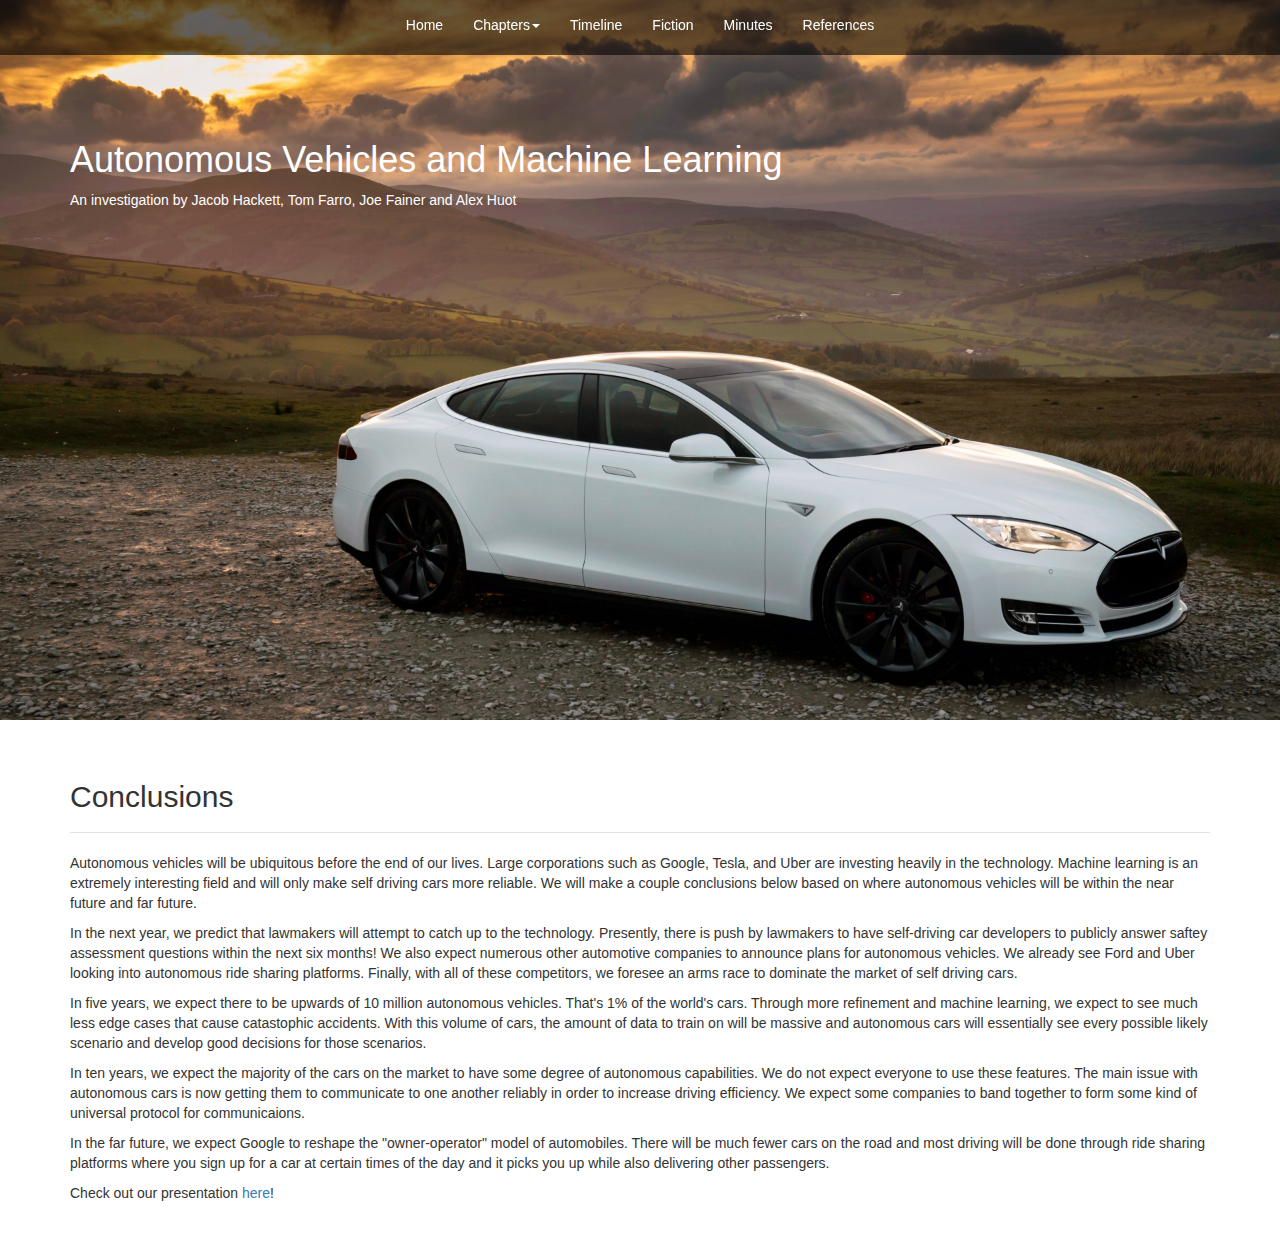
<file: index.html>
<!DOCTYPE html>
<html>
	<head>
		<title>Autonomous Vehicles and Machine Learning</title>

		<meta name=viewport content="width=device-width, initial-scale=1">
	</head>
	<body>

		<nav class="navbar navbar-default top-nav center navbar-fixed-top">
			<div class="container-fluid">
				<div class="navbar-header">
					<button type="button" class="navbar-toggle" data-toggle="collapse" data-target="#navbar-collapse-1" aria-expanded="false">
						<span class="sr-only">Toggle navigation</span>
						<span class="icon-bar"></span>
						<span class="icon-bar"></span>
						<span class="icon-bar"></span>
					</button>
				</div>

				<div class="collapse navbar-collapse navbar-inner" id="navbar-collapse-1">
					<ul class="nav navbar-nav">
						<li><a href="#banner">Home</a></li>
						<li class = "dropdown">
						<a href="#" class="dropdown-toggle" data-toggle="dropdown" role="button" aria-haspopup="true" aria-expanded="false">Chapters<span class="caret"></span></a>
							<ul class="dropdown-menu">
								<li><a href="chapters/index.html#netcomm">Networked Communications</a></li>
								<li><a href="chapters/index.html#ip">Intellectual Property</a></li>
								<li><a href="chapters/index.html#privacy">Privacy</a></li>
								<li><a href="chapters/index.html#security">Security</a></li>
								<li><a href="chapters/index.html#reliability">Reliability</a></li>
								<li><a href="chapters/index.html#ethics">Ethics</a></li>
								<li><a href="chapters/index.html#workwealth">Work &amp; Wealth</a></li>
							</ul>
						</li>
						<li><a href="timeline/index.html#banner">Timeline</a></li>
						<li><a href="fiction/index.html#banner">Fiction</a></li>
						<li><a href="minutes/index.html#banner">Minutes</a></li>
						<li><a href="references/index.html#banner">References</a></li>
					</ul>
				</div>
			</div>		
		</nav>

		<section id = "banner" style = "margin-top: 0;">
			<div class = "container">
				<div class = "row">
					<div class = "col-lg-12 col-md-12 col-sm-12 col-xs-12 banner-text">
						<h1>Autonomous Vehicles and Machine Learning</h1>
						<p>An investigation by Jacob Hackett, Tom Farro, Joe Fainer and Alex Huot</p>
					</div>
				</div>
			</div>
		</section>

		<section id = "conclusions">
			<div class = "container">
				<div class = "row">
					<div class = "col-lg-12 col-md-12 col-sm-12 col-xs-12">
						<div class="page-header">
					        <h2>Conclusions</h2>
					    </div>
					    <p>Autonomous vehicles will be ubiquitous before the end of our lives. Large corporations such as Google, Tesla, and Uber are investing heavily in the technology. Machine learning is an extremely interesting field and will only make self driving cars more reliable. We will make a couple conclusions below based on where autonomous vehicles will be within the near future and far future.</p>

					    <p>In the next year, we predict that lawmakers will attempt to catch up to the technology. Presently, there is push by lawmakers to have self-driving car developers to publicly answer saftey assessment questions within the next six months! We also expect numerous other automotive companies to announce plans for autonomous vehicles. We already see Ford and Uber looking into autonomous ride sharing platforms. Finally, with all of these competitors, we foresee an arms race to dominate the market of self driving cars.</p>

					    <p>In five years, we expect there to be upwards of 10 million autonomous vehicles. That's 1% of the world's cars. Through more refinement and machine learning, we expect to see much less edge cases that cause catastophic accidents. With this volume of cars, the amount of data to train on will be massive and autonomous cars will essentially see every possible likely scenario and develop good decisions for those scenarios.</p>

					    <p>In ten years, we expect the majority of the cars on the market to have some degree of autonomous capabilities. We do not expect everyone to use these features. The main issue with autonomous cars is now getting them to communicate to one another reliably in order to increase driving efficiency. We expect some companies to band together to form some kind of universal protocol for communicaions.</p>

					    <p>In the far future, we expect Google to reshape the "owner-operator" model of automobiles. There will be much fewer cars on the road and most driving will be done through ride sharing platforms where you sign up for a car at certain times of the day and it picks you up while also delivering other passengers.</p>

					    <p>Check out our presentation <a href = "https://docs.google.com/presentation/d/17vjh6Lw9cQvX8eutddRc_hLPDHEPjHJLOI2qkUjlT2c/edit?usp=sharing">here</a>!</p>
					</div>
				</div>
			</div>
		</section>


		<link href="https://maxcdn.bootstrapcdn.com/bootstrap/3.3.7/css/bootstrap.min.css" rel="stylesheet" integrity="sha384-BVYiiSIFeK1dGmJRAkycuHAHRg32OmUcww7on3RYdg4Va+PmSTsz/K68vbdEjh4u" crossorigin="anonymous">
		<link href="css/styles.css" rel="stylesheet">

		<script src="https://code.jquery.com/jquery-3.1.0.min.js" integrity="sha256-cCueBR6CsyA4/9szpPfrX3s49M9vUU5BgtiJj06wt/s=" crossorigin="anonymous"></script>
		<script src="https://maxcdn.bootstrapcdn.com/bootstrap/3.3.7/js/bootstrap.min.js" integrity="sha384-Tc5IQib027qvyjSMfHjOMaLkfuWVxZxUPnCJA7l2mCWNIpG9mGCD8wGNIcPD7Txa" crossorigin="anonymous"></script>
		<script src="js/scripts.js"></script>

	</body>
</html>
</file>
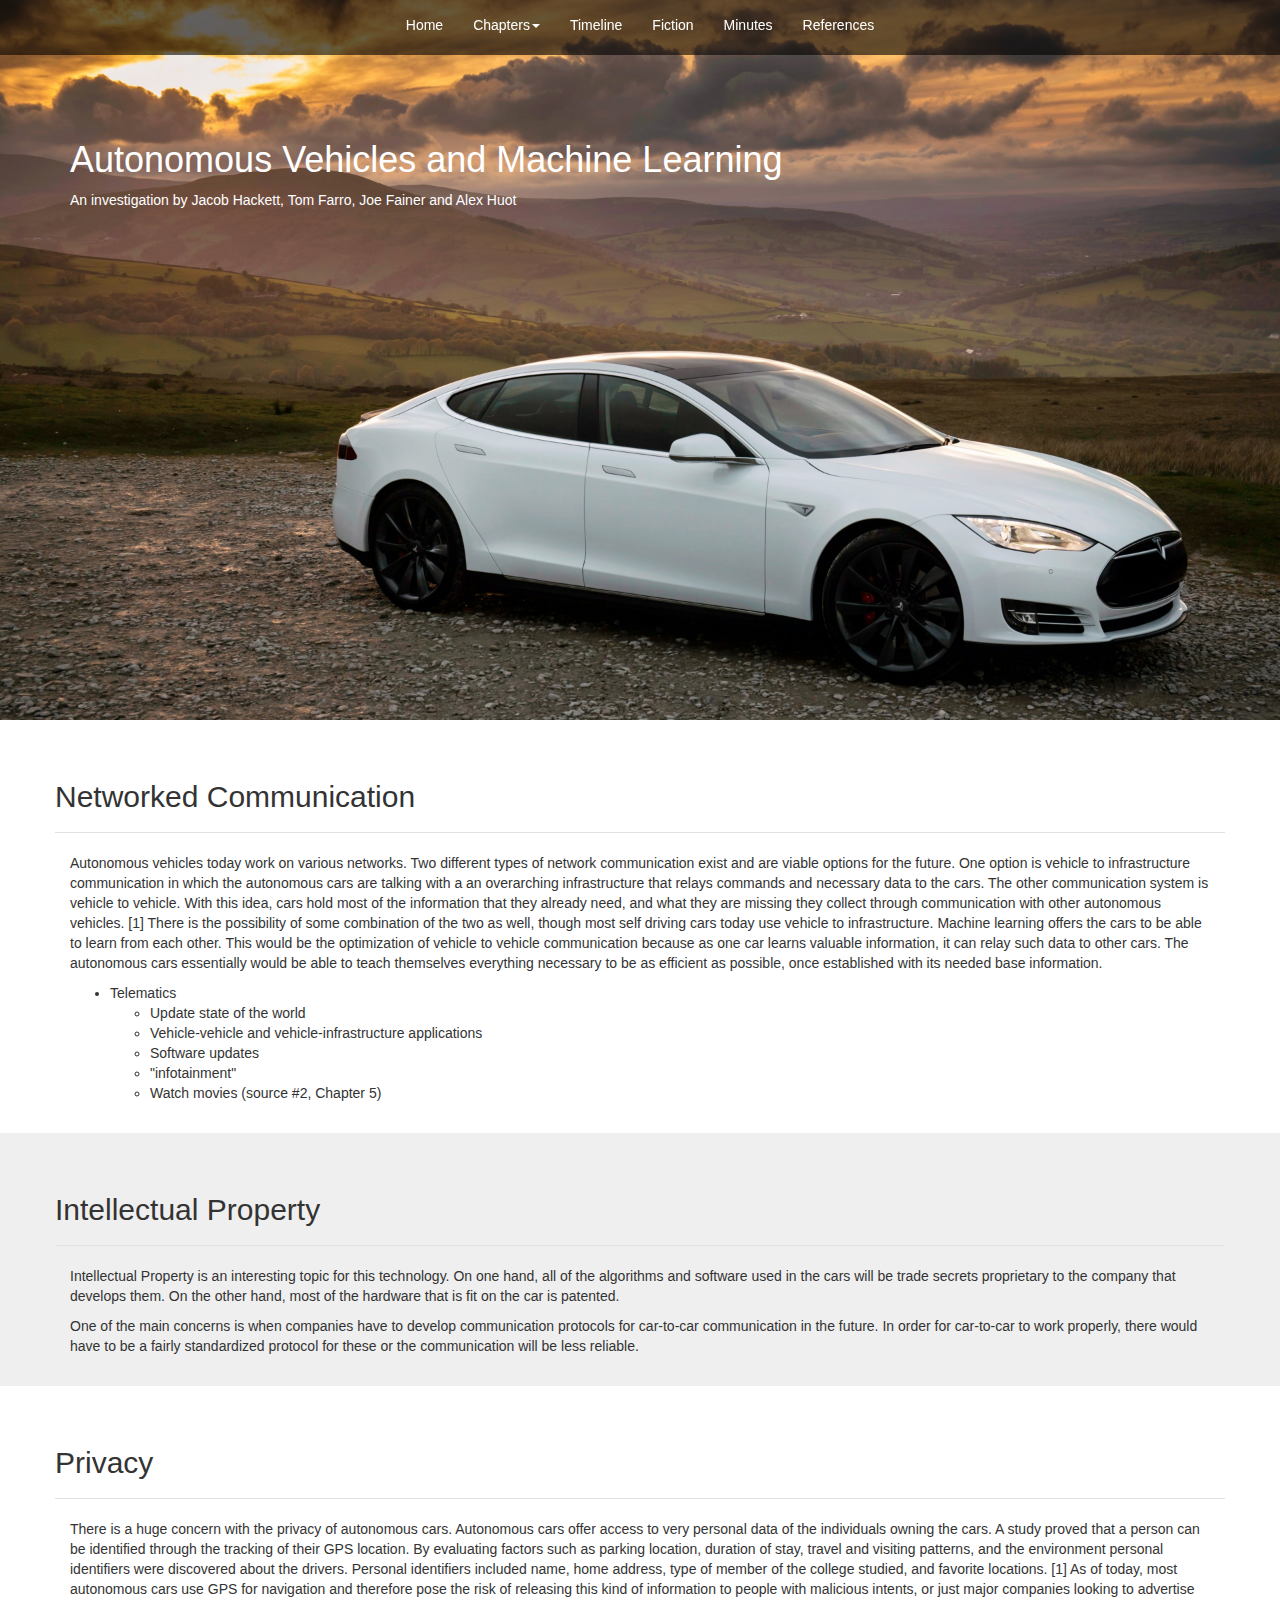
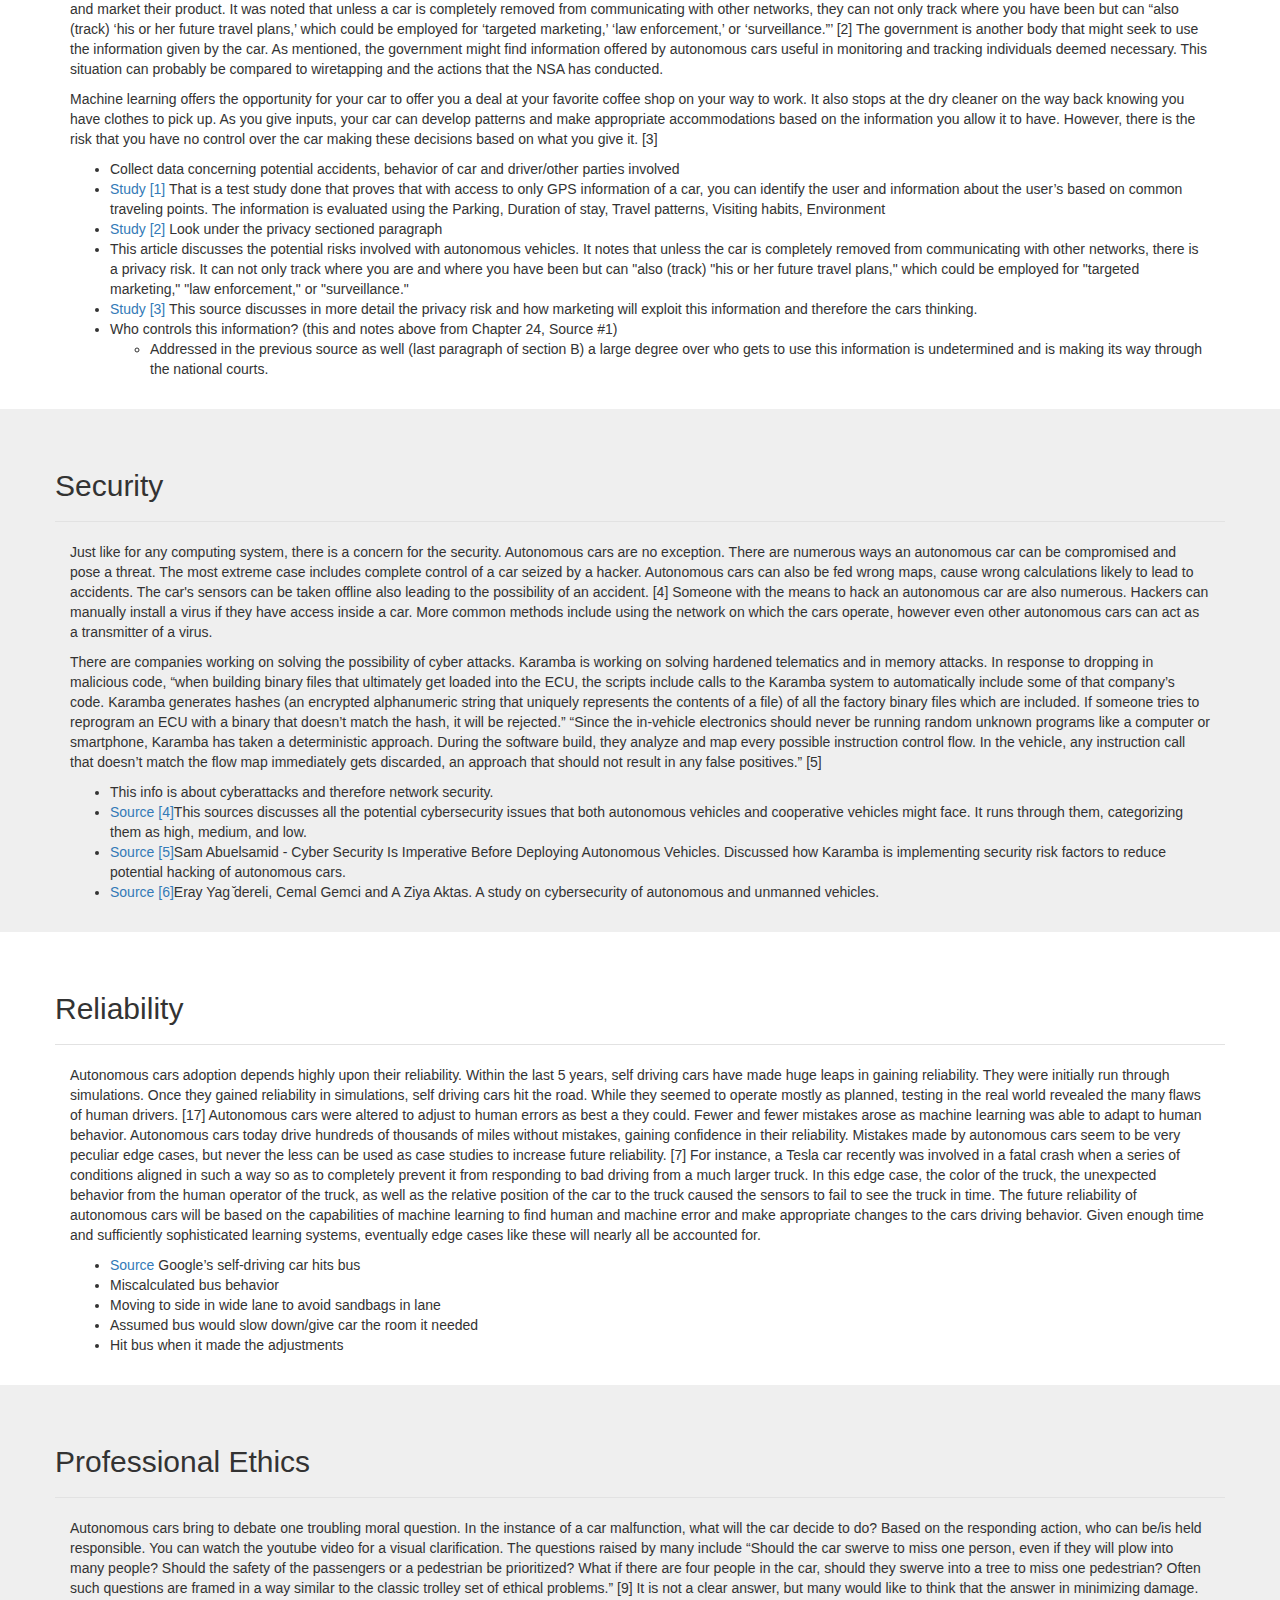
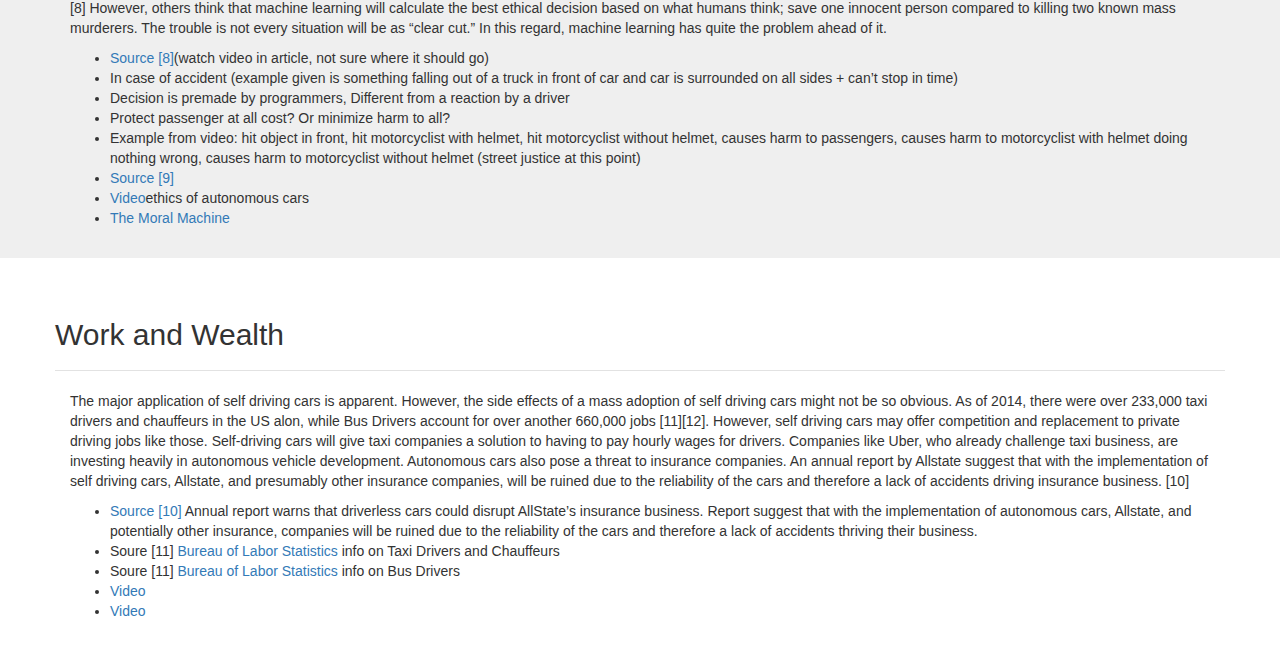
<file: chapters/index.html>
<!DOCTYPE html>
<html>
	<head>
		<title>Autonomous Vehicles and Machine Learning</title>

		<meta name=viewport content="width=device-width, initial-scale=1">
	</head>
	<body>

		<nav class="navbar navbar-default top-nav center navbar-fixed-top">
			<div class="container-fluid">
				<div class="navbar-header">
					<button type="button" class="navbar-toggle" data-toggle="collapse" data-target="#navbar-collapse-1" aria-expanded="false">
						<span class="sr-only">Toggle navigation</span>
						<span class="icon-bar"></span>
						<span class="icon-bar"></span>
						<span class="icon-bar"></span>
					</button>
				</div>

				<div class="collapse navbar-collapse navbar-inner" id="navbar-collapse-1">
					<ul class="nav navbar-nav">
						<li><a href="../index.html#banner">Home</a></li>
						<li class = "dropdown">
						<a href="#" class="dropdown-toggle" data-toggle="dropdown" role="button" aria-haspopup="true" aria-expanded="false">Chapters<span class="caret"></span></a>
							<ul class="dropdown-menu">
								<li><a href="#netcomm">Networked Communications</a></li>
								<li><a href="#ip">Intellectual Property</a></li>
								<li><a href="#privacy">Privacy</a></li>
								<li><a href="#security">Security</a></li>
								<li><a href="#reliability">Reliability</a></li>
								<li><a href="#ethics">Ethics</a></li>
								<li><a href="#workwealth">Work &amp; Wealth</a></li>
							</ul>
						</li>
						<li><a href="../timeline/index.html#banner">Timeline</a></li>
						<li><a href="../fiction/index.html#banner">Fiction</a></li>
						<li><a href="../minutes/index.html#banner">Minutes</a></li>
						<li><a href="../references/index.html#banner">References</a></li>
					</ul>
				</div>
			</div>		
		</nav>

		<section id = "banner" style = "margin-top: 0;">
			<div class = "container">
				<div class = "row">
					<div class = "col-lg-12 col-md-12 col-sm-12 col-xs-12 banner-text">
						<h1>Autonomous Vehicles and Machine Learning</h1>
						<p>An investigation by Jacob Hackett, Tom Farro, Joe Fainer and Alex Huot</p>
					</div>
				</div>
			</div>
		</section>

		<section id = "netcomm" class = "sectionbox">
			<div class = "container">
				<div class = "row">
					<div class="page-header">
				        <h2>Networked Communication</h2>
				    </div>
					<div class = "col-lg-12 col-md-12 col-sm-12 col-xs-12">
						<p>Autonomous vehicles today work on various networks.  Two different types of network communication exist and are viable options for the future.  One option is vehicle to infrastructure communication in which the autonomous cars are talking with a an overarching infrastructure that relays commands and necessary data to the cars.  The other communication system is vehicle to vehicle.  With this idea, cars hold most of the information that they already need, and what they are missing they collect through communication with other autonomous vehicles. [1] There is the possibility of some combination of the two as well, though most self driving cars today use vehicle to infrastructure.  Machine learning offers the cars to be able to learn from each other.  This would be the optimization of vehicle to vehicle communication because as one car learns valuable information, it can relay such data to other cars.  The autonomous cars essentially would be able to teach themselves everything necessary to be as efficient as possible, once established with its needed base information.</p>
						<ul>
							<li>Telematics</li>
								<ul>
									<li>Update state of the world</li>
									<li>Vehicle-vehicle and vehicle-infrastructure applications</li>
									<li>Software updates</li>
									<li>&quot;infotainment&quot;</li>
									<li>Watch movies (source #2, Chapter 5)</li>
								</ul>
						</ul>
					</div>
				</div>
			</div>
		</section>

		<section id = "ip" class = "sectionbox">
			<div class = "container">
				<div class = "row">
					<div class="page-header">
				        <h2>Intellectual Property</h2>
				    </div>
					<div class = "col-lg-12 col-md-12 col-sm-12 col-xs-12">
						<p>Intellectual Property is an interesting topic for this technology. On one hand, all of the algorithms and software used in the cars will be trade secrets proprietary to the company that develops them. On the other hand, most of the hardware that is fit on the car is patented.</p>

						<p>One of the main concerns is when companies have to develop communication protocols for car-to-car communication in the future. In order for car-to-car to work properly, there would have to be a fairly standardized protocol for these or the communication will be less reliable.</p>
					</div>
				</div>
			</div>
		</section>

		<section id = "privacy" class = "sectionbox">
			<div class = "container">
				<div class = "row">
					<div class="page-header">
				        <h2>Privacy</h2>
				    </div>
					<div class = "col-lg-12 col-md-12 col-sm-12 col-xs-12">
						<p>There is a huge concern with the privacy of autonomous cars.  Autonomous cars offer access to very personal data of the individuals owning the cars.  A study proved that a person can be identified through the tracking of their GPS location.  By evaluating factors such as parking location, duration of stay, travel and visiting patterns, and the environment personal identifiers were discovered about the drivers.  Personal identifiers included name, home address, type of member of the college studied, and favorite locations. [1]  As of today, most autonomous cars use GPS for navigation and therefore pose the risk of releasing this kind of information to people with malicious intents, or just major companies looking to advertise and market their product.  It was noted that unless a car is completely removed from communicating with other networks, they can not only track where you have been but can “also (track) ‘his or her future travel plans,’ which could be employed for ‘targeted marketing,’ ‘law enforcement,’ or ‘surveillance.”’ [2] The government is another body that might seek to use the information given by the car.  As mentioned, the government might find information offered by autonomous cars useful in monitoring and tracking individuals deemed necessary.  This situation can probably be compared to wiretapping and the actions that the NSA has conducted.</p> 
						<p>Machine learning offers the opportunity for your car to offer you a deal at your favorite coffee shop on your way to work.  It also stops at the dry cleaner on the way back knowing you have clothes to pick up.  As you give inputs, your car can develop patterns and make appropriate accommodations based on the information you allow it to have.  However, there is the risk that you have no control over the car making these decisions based on what you give it.  [3] </p>
						<ul>
							<li>Collect data concerning potential accidents, behavior of car and driver/other parties involved</li>
							<li><a href = "http://ieeexplore.ieee.org/stamp/stamp.jsp?tp=&arnumber=5475093&isnumber=5475068">Study [1]</a> That is a test study done that proves that with access to only GPS information of a car, you can identify the user and information about the user’s based on common traveling points.  The information is evaluated using the Parking, Duration of stay, Travel patterns, Visiting habits, Environment</li>
							<li><a href = "http://libraries.state.ma.us.ezproxy.wpi.edu/login?gwurl=http://go.galegroup.com.ezproxy.wpi.edu/ps/i.do?p=ITOF&sw=w&u=mlin_c_worpoly&v=2.1&it=r&id=GALE%7CA420050557&sid=summon&asid=76d269a69405dd397765bfe4d32e06a1">Study [2]</a> Look under the privacy sectioned paragraph
							<li>This article discusses the potential risks involved with autonomous vehicles.  It notes that unless the car is completely removed from communicating with other networks, there is a privacy risk.  It can not only track where you are and where you have been but can &quot;also (track) &quot;his or her future travel plans,&quot; which could be employed for &quot;targeted marketing,&quot; &quot;law enforcement,&quot; or &quot;surveillance.&quot;</li>
							<li><a href = "http://www.theatlantic.com/technology/archive/2016/03/self-driving-cars-and-the-looming-privacy-apocalypse/474600/v">Study [3]</a> This source discusses in more detail the privacy risk and how marketing will exploit this information and therefore the cars thinking.</li>
							<li>Who controls this information? (this and notes above from Chapter 24, Source #1)</li>
							<ul>
								<li>Addressed in the previous source as well (last paragraph of section B) a large degree over who gets to use this information is undetermined and is making its way through the national courts. </li>
							</ul>
						</ul>
					</div>
				</div>
			</div>
		</section>

		<section id = "security" class = "sectionbox">
			<div class = "container">
				<div class = "row">
					<div class="page-header">
				        <h2>Security</h2>
				    </div>
					<div class = "col-lg-12 col-md-12 col-sm-12 col-xs-12">
						<p>Just like for any computing system, there is a concern for the security.  Autonomous cars are no exception.  There are numerous ways an autonomous car can be compromised and pose a threat.  The most extreme case includes complete control of a car seized by a hacker.  Autonomous cars can also be fed wrong maps, cause wrong calculations likely to lead to accidents.  The car's sensors can be taken offline also leading to the possibility of an accident. [4]  Someone with the means to hack an autonomous car are also numerous.  Hackers can manually install a virus if they have access inside a car.  More common methods include using the network on which the cars operate, however even other autonomous cars can act as a transmitter of a virus.</p>
						<p>There are companies working on solving the possibility of cyber attacks.  Karamba is working on solving hardened telematics and in memory attacks.  In response to dropping in malicious code, “when building binary files that ultimately get loaded into the ECU, the scripts include calls to the Karamba system to automatically include some of that company’s code. Karamba generates hashes (an encrypted alphanumeric string that uniquely represents the contents of a file) of all the factory binary files which are included. If someone tries to reprogram an ECU with a binary that doesn’t match the hash, it will be rejected.”  “Since the in-vehicle electronics should never be running random unknown programs like a computer or smartphone, Karamba has taken a deterministic approach. During the software build, they analyze and map every possible instruction control flow. In the vehicle, any instruction call that doesn’t match the flow map immediately gets discarded, an approach that should not result in any false positives.” [5]</p>
						<ul>
							<li>This info is about cyberattacks and therefore network security.</li>
							<li><a href = "http://ieeexplore.ieee.org.ezproxy.wpi.edu/xpls/icp.jsp?arnumber=6899663#cited-by">Source [4]</a>This sources discusses all the potential cybersecurity issues that both autonomous vehicles and cooperative vehicles might face.  It runs through them, categorizing them as high, medium, and low.</li>
							<li><a href = "http://www.navigantresearch.com/blog/cyber-security-is-imperative-before-deploying-autonomous-vehicles">Source [5]</a>Sam Abuelsamid - Cyber Security Is Imperative Before Deploying Autonomous Vehicles. Discussed how Karamba is implementing security risk factors to reduce potential hacking of autonomous cars.</li>
							<li><a href = "dms.sagepub.com/content/12/4/369.full.pdf+html">Source [6]</a>Eray Yag ̆dereli, Cemal Gemci and A Ziya Aktas.  A study on cybersecurity of autonomous and unmanned vehicles.</li>
						</ul>
					</div>
				</div>
			</div>
		</section>

		<section id = "reliability" class = "sectionbox">
			<div class = "container">
				<div class = "row">
					<div class="page-header">
				        <h2>Reliability</h2>
				    </div>
					<div class = "col-lg-12 col-md-12 col-sm-12 col-xs-12">
						<p>Autonomous cars adoption depends highly upon their reliability.  Within the last 5 years, self driving cars have made huge leaps in gaining reliability.  They were initially run through simulations.  Once they gained reliability in simulations, self driving cars hit the road.  While they seemed to operate mostly as planned, testing in the real world revealed the many flaws of human drivers. [17] Autonomous cars were altered to adjust to human errors as best a they could.  Fewer and fewer mistakes arose as machine learning was able to adapt to human behavior.  Autonomous cars today drive hundreds of thousands of miles without mistakes, gaining  confidence in their reliability.  Mistakes made by autonomous cars seem to be very peculiar edge cases, but never the less can be used as case studies to increase future reliability. [7] For instance, a Tesla car recently was involved in a fatal crash when a series of conditions aligned in such a way so as to completely prevent it from responding to bad driving from a much larger truck. In this edge case, the color of the truck, the unexpected behavior from the human operator of the truck, as well as the relative position of the car to the truck caused the sensors to fail to see the truck in time. The future reliability of autonomous cars will be based on the capabilities of machine learning to find human and machine error and make appropriate changes to the cars driving behavior. Given enough time and sufficiently sophisticated learning systems, eventually edge cases like these will nearly all be accounted for.</p>
						<ul>
							<li><a href = "http://search.proquest.com/docview/1771016658?pq-origsite=summon&accountid=29120">Source</a> Google’s self-driving car hits bus</li>
							<li>Miscalculated bus behavior</li>
							<li>Moving to side in wide lane to avoid sandbags in lane</li>
							<li>Assumed bus would slow down/give car the room it needed</li>
							<li>Hit bus when it made the adjustments</li>
						</ul>
					</div>
				</div>
			</div>
		</section>

		<section id = "ethics" class = "sectionbox">
			<div class = "container">
				<div class = "row">
					<div class="page-header">
				        <h2>Professional Ethics</h2>
				    </div>
					<div class = "col-lg-12 col-md-12 col-sm-12 col-xs-12">
						<p>Autonomous cars bring to debate one troubling moral question.  In the instance of a car malfunction, what will the car decide to do?  Based on the responding action, who can be/is held responsible.  You can watch the youtube video for a visual clarification.  The questions raised by many include “Should the car swerve to miss one person, even if they will plow into many people? Should the safety of the passengers or a pedestrian be prioritized? What if there are four people in the car, should they swerve into a tree to miss one pedestrian? Often such questions are framed in a way similar to the classic trolley set of ethical problems.” [9]  It is not a clear answer, but many would like to think that the answer in minimizing damage. [8] However, others think that machine learning will calculate the best ethical decision based on what humans think; save one innocent person compared to killing two known mass murderers.  The trouble is not every situation will be as “clear cut.”  In this regard, machine learning has quite the problem ahead of it.</p>
						<ul>
							<li><a href = "http://wpi.aci.info/view/1464f257c855c0c0128/151c518857c00110006">Source [8]</a>(watch video in article, not sure where it should go)</li>
							<li>In case of accident (example given is something falling out of a truck in front of car and car is surrounded on all sides + can’t stop in time)</li>
							<li>Decision is premade by programmers, Different from a reaction by a driver</li>
							<li>Protect passenger at all cost? Or minimize harm to all?</li>
							<li>Example from video: hit object in front, hit motorcyclist with helmet, hit motorcyclist without helmet, causes harm to passengers, causes harm to motorcyclist with helmet doing nothing wrong, causes harm to motorcyclist without helmet (street justice at this point)</li>
							<li><a href = "http://wpi.aci.info/view/1427c3f7cbf114a0104/15116537d2800010003">Source [9]</a></li>
							<li><a href = "https://www.youtube.com/watch?v=ixIoDYVfKA0">Video</a>ethics of autonomous cars</li>
							<li><a href="http://moralmachine.mit.edu/">The Moral Machine</a></li>
						</ul>
					</div>
				</div>
			</div>
		</section>

		<section id = "workwealth" class = "sectionbox">
			<div class = "container">
				<div class = "row">
					<div class="page-header">
				        <h2>Work and Wealth</h2>
				    </div>
					<div class = "col-lg-12 col-md-12 col-sm-12 col-xs-12">
						<p>The major application of self driving cars is apparent.  However, the side effects of a mass adoption of self driving cars might not be so obvious. As of 2014, there were over 233,000 taxi drivers and chauffeurs in the US alon, while Bus Drivers account for over another 660,000 jobs [11][12]. However, self driving cars may offer competition and replacement to private driving jobs like those.  Self-driving cars will give taxi companies a solution to having to pay hourly wages for drivers.  Companies like Uber, who already challenge taxi business, are investing heavily in autonomous vehicle development.  Autonomous cars also pose a threat to insurance companies.  An annual report by Allstate suggest that with the implementation of self driving cars, Allstate, and presumably other insurance companies, will be ruined due to the reliability of the cars and therefore a lack of accidents driving insurance business. [10]</p>
						<ul>
							<li><a href = "http://www.driverless-future.com/?p=911 ">Source [10]</a> Annual report warns that driverless cars could disrupt AllState’s insurance business. Report suggest that with the implementation of autonomous cars, Allstate, and potentially other insurance, companies will be ruined due to the reliability of  the cars and therefore a lack of accidents thriving their business.  </li>
							<li>Soure [11] <a href="http://www.bls.gov/ooh/transportation-and-material-moving/taxi-drivers-and-chauffeurs.htm">Bureau of Labor Statistics</a> info on Taxi Drivers and Chauffeurs</li>
							<li>Soure [11] <a href="http://www.bls.gov/ooh/transportation-and-material-moving/bus-drivers.htm">Bureau of Labor Statistics</a> info on Bus Drivers</li>
							<li><a href = "https://www.youtube.com/watch?v=ixIoDYVfKA0">Video</a></li>
							<li><a href = "https://www.youtube.com/watch?v=5UBdrMTxsvs">Video</a></li>
						</ul>
					</div>
				</div>
			</div>
		</section>


		<link href="https://maxcdn.bootstrapcdn.com/bootstrap/3.3.7/css/bootstrap.min.css" rel="stylesheet" integrity="sha384-BVYiiSIFeK1dGmJRAkycuHAHRg32OmUcww7on3RYdg4Va+PmSTsz/K68vbdEjh4u" crossorigin="anonymous">
		<link href="../css/styles.css" rel="stylesheet">

		<script src="https://code.jquery.com/jquery-3.1.0.min.js" integrity="sha256-cCueBR6CsyA4/9szpPfrX3s49M9vUU5BgtiJj06wt/s=" crossorigin="anonymous"></script>
		<script src="https://maxcdn.bootstrapcdn.com/bootstrap/3.3.7/js/bootstrap.min.js" integrity="sha384-Tc5IQib027qvyjSMfHjOMaLkfuWVxZxUPnCJA7l2mCWNIpG9mGCD8wGNIcPD7Txa" crossorigin="anonymous"></script>
		<script src="../js/scripts.js"></script>

	</body>
</html>
</file>
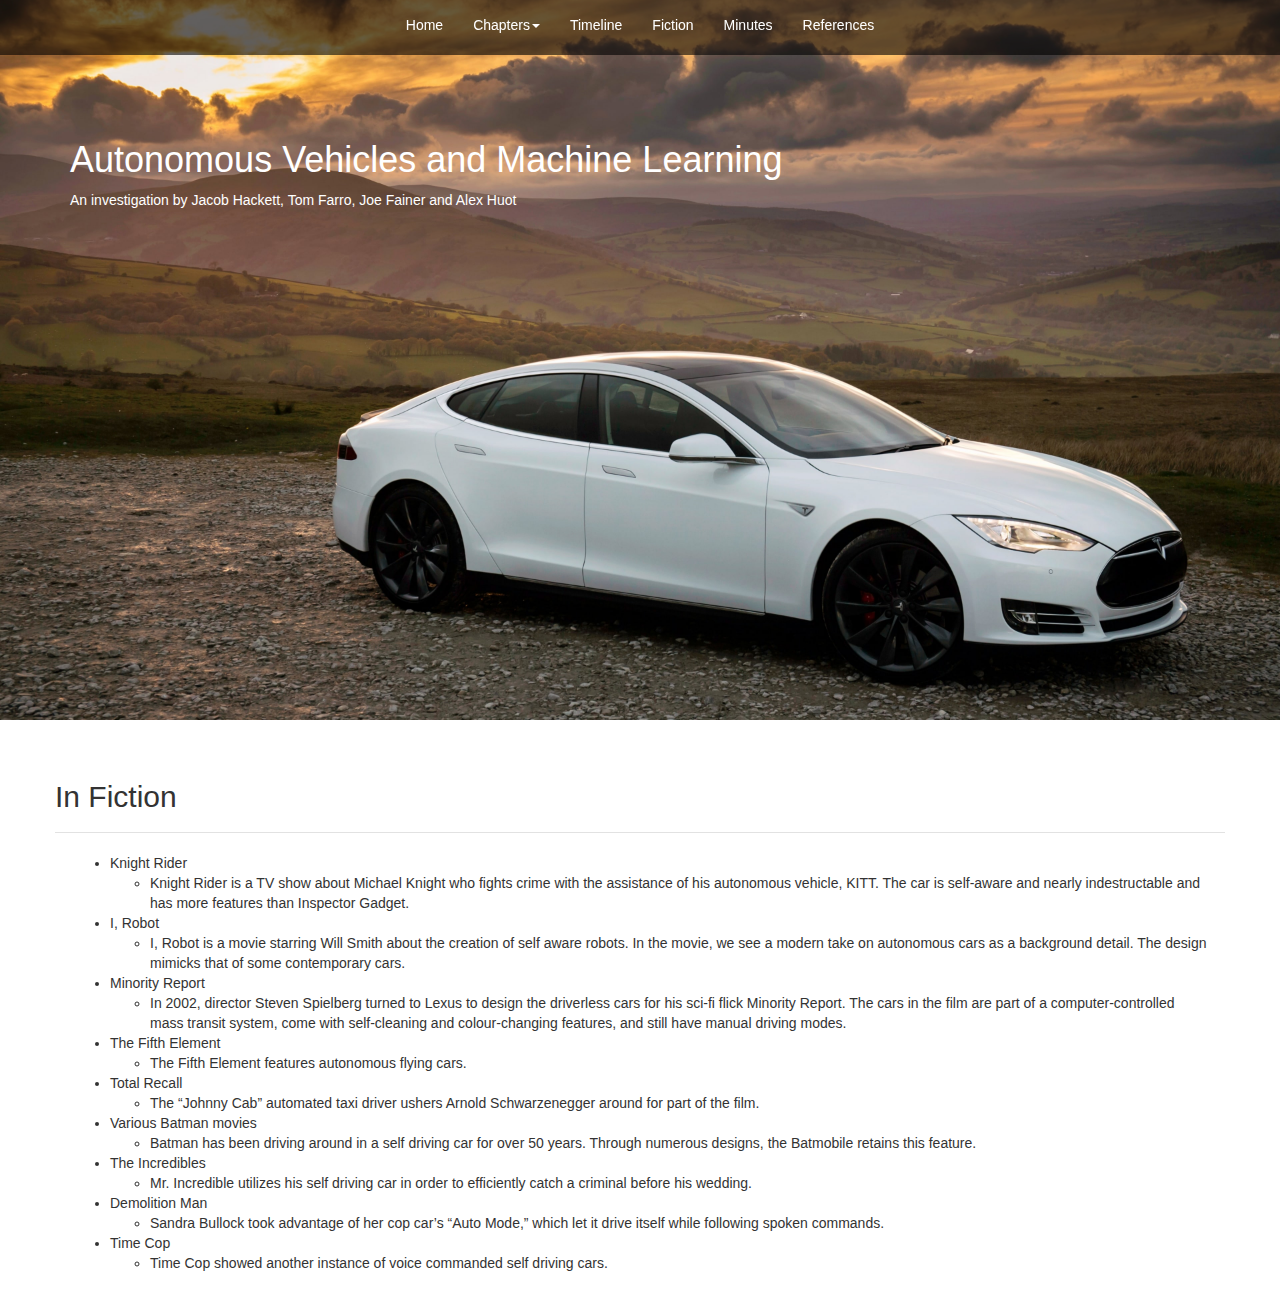
<file: fiction/index.html>
<!DOCTYPE html>
<html>
	<head>
		<title>Fiction</title>

		<meta name=viewport content="width=device-width, initial-scale=1">
	</head>
	<body>

		<nav class="navbar navbar-default top-nav center navbar-fixed-top">
			<div class="container-fluid">
				<div class="navbar-header">
					<button type="button" class="navbar-toggle" data-toggle="collapse" data-target="#navbar-collapse-1" aria-expanded="false">
						<span class="sr-only">Toggle navigation</span>
						<span class="icon-bar"></span>
						<span class="icon-bar"></span>
						<span class="icon-bar"></span>
					</button>
				</div>

				<div class="collapse navbar-collapse navbar-inner" id="navbar-collapse-1">
					<ul class="nav navbar-nav">
						<li><a href="../index.html#banner">Home</a></li>
						<li class = "dropdown">
						<a href="#" class="dropdown-toggle" data-toggle="dropdown" role="button" aria-haspopup="true" aria-expanded="false">Chapters<span class="caret"></span></a>
							<ul class="dropdown-menu">
								<li><a href="../chapters/index.html#netcomm">Networked Communications</a></li>
								<li><a href="../chapters/index.html#ip">Intellectual Property</a></li>
								<li><a href="../chapters/index.html#privacy">Privacy</a></li>
								<li><a href="../chapters/index.html#security">Security</a></li>
								<li><a href="../chapters/index.html#reliability">Reliability</a></li>
								<li><a href="../chapters/index.html#ethics">Ethics</a></li>
								<li><a href="../chapters/index.html#workwealth">Work &amp; Wealth</a></li>
							</ul>
						</li>
						<li><a href="../timeline/index.html#banner">Timeline</a></li>
						<li><a href="#">Fiction</a></li>
						<li><a href="../minutes/index.html#banner">Minutes</a></li>
						<li><a href="../references/index.html#banner">References</a></li>
					</ul>
				</div>
			</div>		
		</nav>

		<section id = "banner" style = "margin-top: 0;">
			<div class = "container">
				<div class = "row">
					<div class = "col-lg-12 col-md-12 col-sm-12 col-xs-12 banner-text">
						<h1>Autonomous Vehicles and Machine Learning</h1>
						<p>An investigation by Jacob Hackett, Tom Farro, Joe Fainer and Alex Huot</p>
					</div>
				</div>
			</div>
		</section>

		<section id = "movies" class = "sectionbox">
			<div class = "container">
				<div class = "row">
					<div class="page-header">
				        <h2>In Fiction</h2>
				    </div>
					<div class = "col-lg-12 col-md-12 col-sm-12 col-xs-12">
						<ul>
							<li>Knight Rider</li>
								<ul>
									<li>Knight Rider is a TV show about Michael Knight who fights crime with the assistance of his autonomous vehicle, KITT. The car is self-aware and nearly indestructable and has more features than Inspector Gadget.</li>
								</ul>
							<li>I, Robot</li>
								<ul>
									<li>I, Robot is a movie starring Will Smith about the creation of self aware robots. In the movie, we see a modern take on autonomous cars as a background detail. The design mimicks that of some contemporary cars.</li>
								</ul>
							<li>Minority Report</li>
								<ul>
									<li>In 2002, director Steven Spielberg turned to Lexus to design the driverless cars for his sci-fi flick Minority Report. The cars in the film are part of a computer-controlled mass transit system, come with self-cleaning and colour-changing features, and still have manual driving modes.</li>
								</ul>
							<li>The Fifth Element</li>
								<ul>
									<li>The Fifth Element features autonomous flying cars.</li>
								</ul>
							<li>Total Recall</li>
								<ul>
									<li>The “Johnny Cab” automated taxi driver ushers Arnold Schwarzenegger around for part of the film.</li>
								</ul>
							<li>Various Batman movies</li>
								<ul>
									<li>Batman has been driving around in a self driving car for over 50 years. Through numerous designs, the Batmobile retains this feature.</li>
								</ul>
							<li>The Incredibles</li>
								<ul>
									<li>Mr. Incredible utilizes his self driving car in order to efficiently catch a criminal before his wedding.</li>
								</ul>
							<li>Demolition Man</li>
								<ul>
									<li>Sandra Bullock took advantage of her cop car’s “Auto Mode,” which let it drive itself while following spoken commands.</li>
								</ul>
							<li>Time Cop</li>
								<ul>
									<li>Time Cop showed another instance of voice commanded self driving cars.</li>
								</ul>
						</ul>
					</div>
				</div>
			</div>
		</section>


		<link href="https://maxcdn.bootstrapcdn.com/bootstrap/3.3.7/css/bootstrap.min.css" rel="stylesheet" integrity="sha384-BVYiiSIFeK1dGmJRAkycuHAHRg32OmUcww7on3RYdg4Va+PmSTsz/K68vbdEjh4u" crossorigin="anonymous">
		<link href="../css/styles.css" rel="stylesheet">

		<script src="https://code.jquery.com/jquery-3.1.0.min.js" integrity="sha256-cCueBR6CsyA4/9szpPfrX3s49M9vUU5BgtiJj06wt/s=" crossorigin="anonymous"></script>
		<script src="https://maxcdn.bootstrapcdn.com/bootstrap/3.3.7/js/bootstrap.min.js" integrity="sha384-Tc5IQib027qvyjSMfHjOMaLkfuWVxZxUPnCJA7l2mCWNIpG9mGCD8wGNIcPD7Txa" crossorigin="anonymous"></script>
		<script src="../js/scripts.js"></script>

	</body>
</html>
</file>
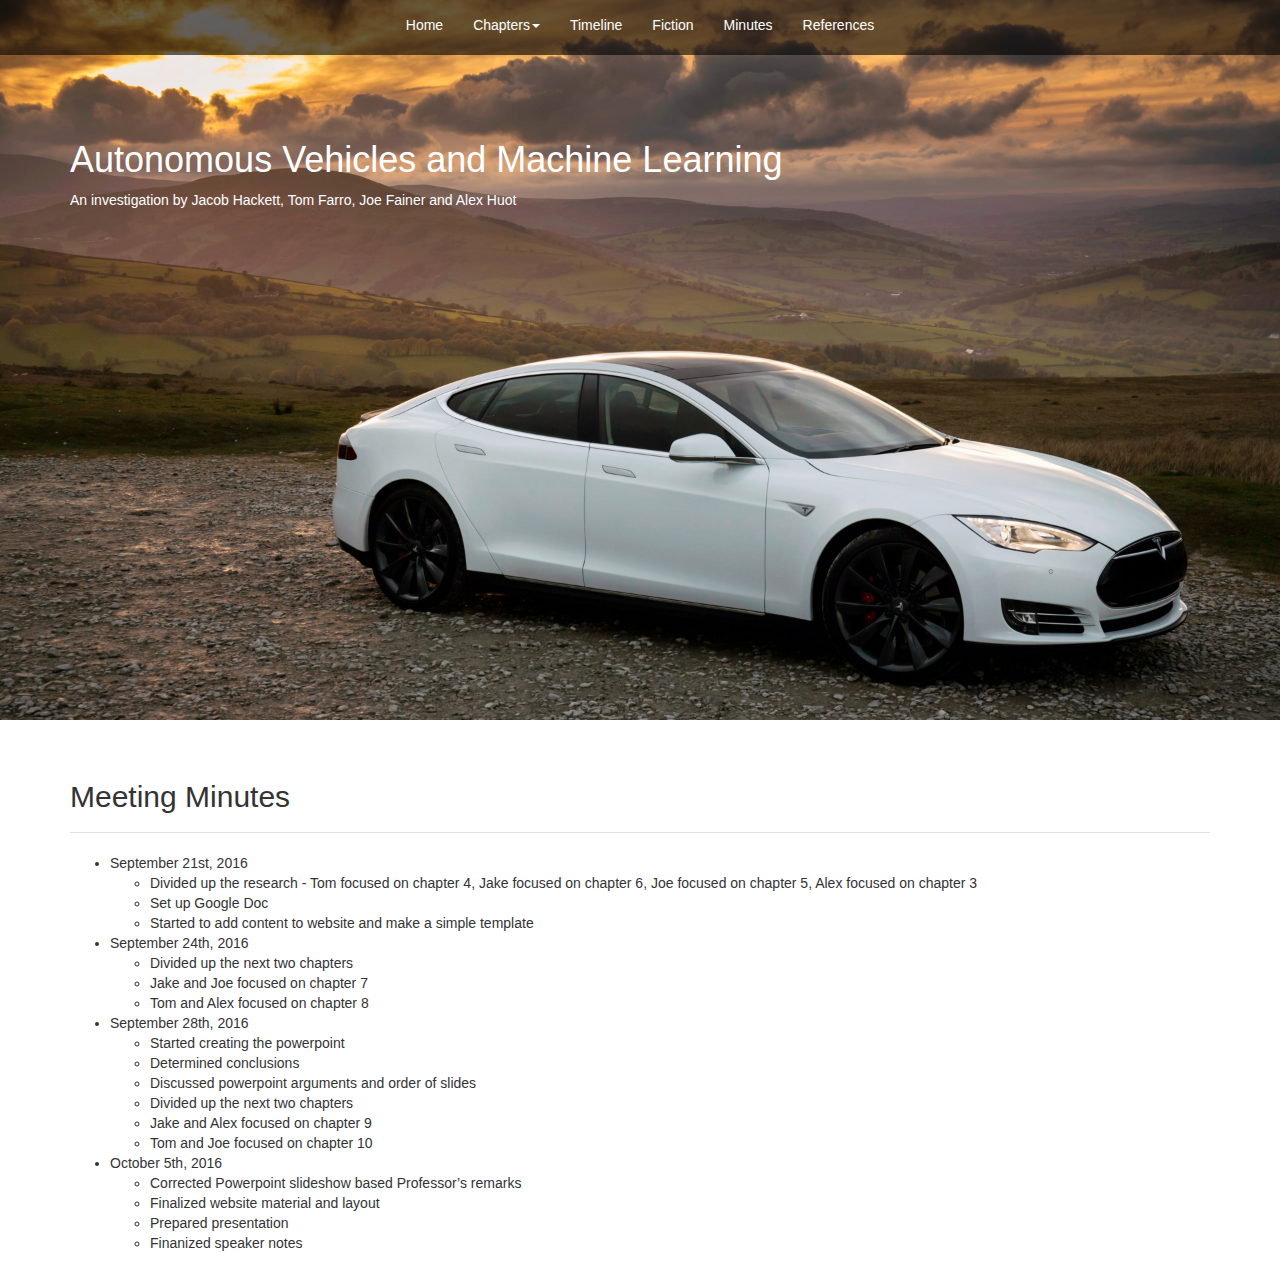
<file: minutes/index.html>
<!DOCTYPE html>
<html>
	<head>
		<title>Minutes</title>
	</head>
	<body>

		<nav class="navbar navbar-default top-nav center">
			<div class="container-fluid">
				<div class="navbar-header">
					<button type="button" class="navbar-toggle collapsed" data-toggle="collapse" data-target="#navbar-collapse-1" aria-expanded="false">
						<span class="sr-only">Toggle navigation</span>
						<span class="icon-bar"></span>
						<span class="icon-bar"></span>
						<span class="icon-bar"></span>
					</button>
				</div>

				<div class="collapse navbar-collapse navbar-inner" id="bs-example-navbar-collapse-1">
					<ul class="nav navbar-nav">
						<li><a href="../index.html#banner">Home</a></li>
						<li class = "dropdown">
						<a href="#" class="dropdown-toggle" data-toggle="dropdown" role="button" aria-haspopup="true" aria-expanded="false">Chapters<span class="caret"></span></a>
							<ul class="dropdown-menu">
								<li><a href="../chapters/index.html#netcomm">Networked Communications</a></li>
								<li><a href="../chapters/index.html#ip">Intellectual Property</a></li>
								<li><a href="../chapters/index.html#privacy">Privacy</a></li>
								<li><a href="../ichapters/index.html#security">Security</a></li>
								<li><a href="../chapters/index.html#reliability">Reliability</a></li>
								<li><a href="../chapters/index.html#ethics">Ethics</a></li>
								<li><a href="../chapters/index.html#workwealth">Work &amp; Wealth</a></li>
							</ul>
						</li>
						<li><a href="../timeline/index.html#banner">Timeline</a></li>
						<li><a href="../fiction/index.html#banner">Fiction</a></li>
						<li><a href="#">Minutes</a></li>
						<li><a href="../references/index.html#banner">References</a></li>
					</ul>
				</div>
			</div>		
		</nav>

		<section id = "banner">
			<div class = "container">
				<div class = "row">
					<div class = "col-lg-12 col-md-12 col-sm-12 col-xs-12 banner-text">
						<h1>Autonomous Vehicles and Machine Learning</h1>
						<p>An investigation by Jacob Hackett, Tom Farro, Joe Fainer and Alex Huot</p>
					</div>
				</div>
			</div>
		</section>

		<section>
			<div class = "container">
				<div class = "row">
					<div class = "col-lg-12 col-md-12 col-sm-12 col-xs-12">
						<div class="page-header">
					        <h2>Meeting Minutes</h2>
					    </div>
						<ul>
							<li>September 21st, 2016</li>
							<ul>
								<li>Divided up the research - Tom focused on chapter 4, Jake focused on chapter 6, Joe focused on chapter 5, Alex focused on chapter 3</li>
								<li>Set up Google Doc</li>
								<li>Started to add content to website and make a simple template</li>
							</ul>
							<li>September 24th, 2016</li>
							<ul>
								<li>Divided up the next two chapters</li>
								<li>Jake and Joe focused on chapter 7</li>
								<li>Tom and Alex focused on chapter 8</li>
							</ul>
							<li>September 28th, 2016</li>
							<ul>
								<li>Started creating the powerpoint</li>
								<li>Determined conclusions</li>
								<li>Discussed powerpoint arguments and order of slides</li>
								<li>Divided up the next two chapters</li>
								<li>Jake and Alex focused on chapter 9</li>
								<li>Tom and Joe focused on chapter 10</li>
							</ul>
							<li>October 5th, 2016</li>
							<ul>
								<li>Corrected Powerpoint slideshow based Professor’s remarks</li>
								<li>Finalized website material and layout</li>
								<li>Prepared presentation</li>
								<li>Finanized speaker notes</li>
							</ul>
						</ul>
					</div>
				</div>
			</div>
		</section>



		<link href="https://maxcdn.bootstrapcdn.com/bootstrap/3.3.7/css/bootstrap.min.css" rel="stylesheet" integrity="sha384-BVYiiSIFeK1dGmJRAkycuHAHRg32OmUcww7on3RYdg4Va+PmSTsz/K68vbdEjh4u" crossorigin="anonymous">
		<link href="../css/styles.css" rel="stylesheet">

		<script src="https://code.jquery.com/jquery-3.1.0.min.js" integrity="sha256-cCueBR6CsyA4/9szpPfrX3s49M9vUU5BgtiJj06wt/s=" crossorigin="anonymous"></script>
		<script src="https://maxcdn.bootstrapcdn.com/bootstrap/3.3.7/js/bootstrap.min.js" integrity="sha384-Tc5IQib027qvyjSMfHjOMaLkfuWVxZxUPnCJA7l2mCWNIpG9mGCD8wGNIcPD7Txa" crossorigin="anonymous"></script>

	</body>
</html>
</file>
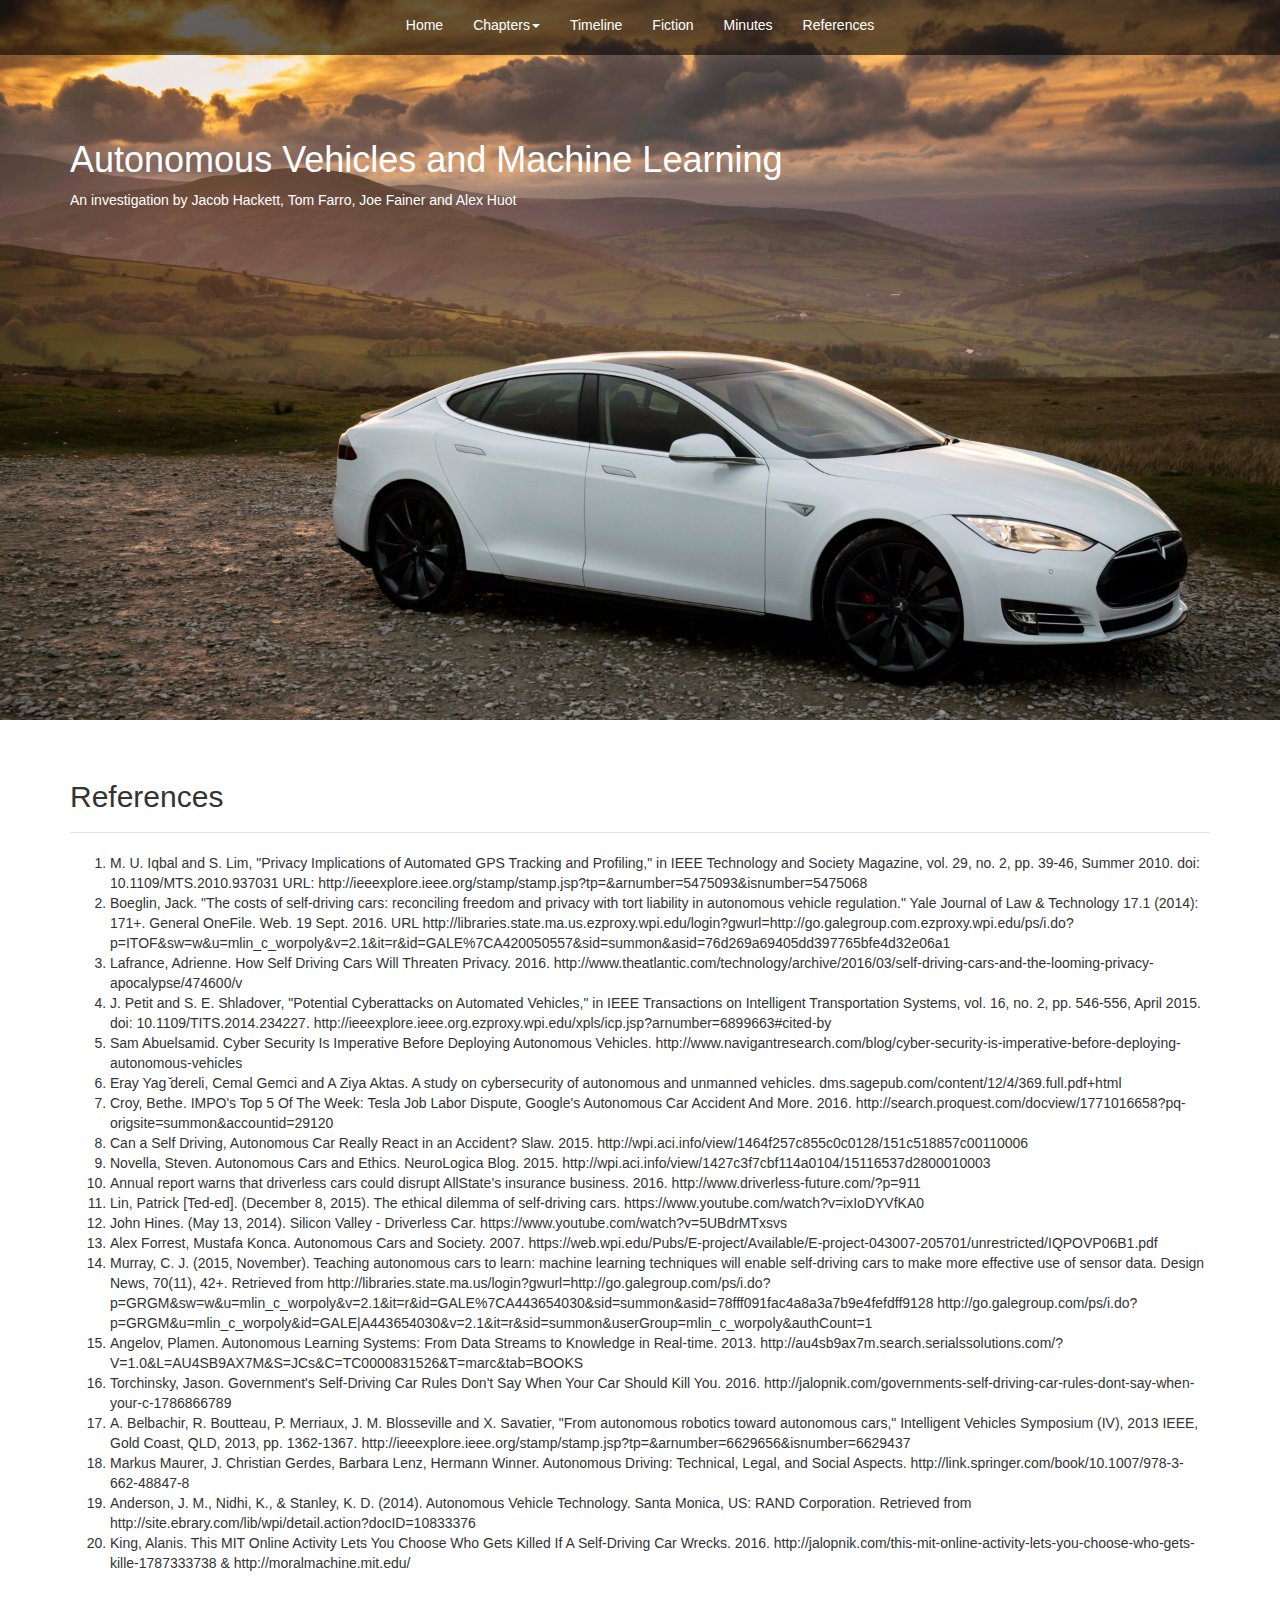
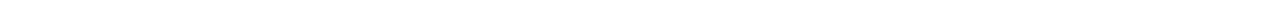
<file: references/index.html>
<!DOCTYPE html>
<html>
	<head>
		<title>Machine Learning</title>
	</head>
	<body>

		<nav class="navbar navbar-default top-nav center">
			<div class="container-fluid">
				<div class="navbar-header">
					<button type="button" class="navbar-toggle collapsed" data-toggle="collapse" data-target="#navbar-collapse-1" aria-expanded="false">
						<span class="sr-only">Toggle navigation</span>
						<span class="icon-bar"></span>
						<span class="icon-bar"></span>
						<span class="icon-bar"></span>
					</button>
				</div>

				<div class="collapse navbar-collapse navbar-inner" id="bs-example-navbar-collapse-1">
					<ul class="nav navbar-nav">
						<li><a href="../index.html#banner">Home</a></li>
						<li class = "dropdown">
						<a href="#" class="dropdown-toggle" data-toggle="dropdown" role="button" aria-haspopup="true" aria-expanded="false">Chapters<span class="caret"></span></a>
							<ul class="dropdown-menu">
								<li><a href="../chapters/index.html#netcomm">Networked Communications</a></li>
								<li><a href="../chapters/index.html#ip">Intellectual Property</a></li>
								<li><a href="../chapters/index.html#privacy">Privacy</a></li>
								<li><a href="../chapters/index.html#security">Security</a></li>
								<li><a href="../chapters/index.html#reliability">Reliability</a></li>
								<li><a href="../chapters/index.html#ethics">Ethics</a></li>
								<li><a href="../chapters/index.html#workwealth">Work &amp; Wealth</a></li>
							</ul>
						</li>
						<li><a href="../timeline/index.html#banner">Timeline</a></li>
						<li><a href="../fiction/index.html#banner">Fiction</a></li>
						<li><a href="../minutes/index.html#banner">Minutes</a></li>
						<li><a href="#">References</a></li>
					</ul>
				</div>
			</div>		
		</nav>

		<section id = "banner">
			<div class = "container">
				<div class = "row">
					<div class = "col-lg-12 col-md-12 col-sm-12 col-xs-12 banner-text">
						<h1>Autonomous Vehicles and Machine Learning</h1>
						<p>An investigation by Jacob Hackett, Tom Farro, Joe Fainer and Alex Huot</p>
					</div>
				</div>
			</div>
		</section>

		<section>
			<div class = "container">
				<div class = "row">
					<div class = "col-lg-12 col-md-12 col-sm-12 col-xs-12">
						<div class="page-header">
					        <h2>References</h2>
					    </div>
						<ol>
							<li>M. U. Iqbal and S. Lim, "Privacy Implications of Automated GPS Tracking and Profiling," in IEEE Technology and Society Magazine, vol. 29, no. 2, pp. 39-46, Summer 2010. doi: 10.1109/MTS.2010.937031 URL: http://ieeexplore.ieee.org/stamp/stamp.jsp?tp=&amp;arnumber=5475093&amp;isnumber=5475068</li>
							<li>Boeglin, Jack. "The costs of self-driving cars: reconciling freedom and privacy with tort liability in autonomous vehicle regulation." Yale Journal of Law &amp; Technology 17.1 (2014): 171+. General OneFile. Web. 19 Sept. 2016. URL http://libraries.state.ma.us.ezproxy.wpi.edu/login?gwurl=http://go.galegroup.com.ezproxy.wpi.edu/ps/i.do?p=ITOF&amp;sw=w&amp;u=mlin_c_worpoly&amp;v=2.1&amp;it=r&amp;id=GALE%7CA420050557&amp;sid=summon&amp;asid=76d269a69405dd397765bfe4d32e06a1</li>
							<li>Lafrance, Adrienne.  How Self Driving Cars Will Threaten Privacy.  2016.  http://www.theatlantic.com/technology/archive/2016/03/self-driving-cars-and-the-looming-privacy-apocalypse/474600/v</li>
							<li>J. Petit and S. E. Shladover, "Potential Cyberattacks on Automated Vehicles," in IEEE Transactions on Intelligent Transportation Systems, vol. 16, no. 2, pp. 546-556, April 2015. doi: 10.1109/TITS.2014.234227.  http://ieeexplore.ieee.org.ezproxy.wpi.edu/xpls/icp.jsp?arnumber=6899663#cited-by</li>
							<li>Sam Abuelsamid.  Cyber Security Is Imperative Before Deploying Autonomous Vehicles.  http://www.navigantresearch.com/blog/cyber-security-is-imperative-before-deploying-autonomous-vehicles</li>
							<li>Eray Yag ̆dereli, Cemal Gemci and A Ziya Aktas.  A study on cybersecurity of autonomous and unmanned vehicles.  dms.sagepub.com/content/12/4/369.full.pdf+html</li>
							<li>Croy, Bethe.  IMPO's Top 5 Of The Week: Tesla Job Labor Dispute, Google's Autonomous Car Accident And More.  2016.  http://search.proquest.com/docview/1771016658?pq-origsite=summon&amp;accountid=29120</li>
							<li>Can a Self Driving, Autonomous Car Really React in an Accident?  Slaw.  2015.  http://wpi.aci.info/view/1464f257c855c0c0128/151c518857c00110006</li>
							<li>Novella, Steven.  Autonomous Cars and Ethics.  NeuroLogica Blog.  2015.   http://wpi.aci.info/view/1427c3f7cbf114a0104/15116537d2800010003</li>
							<li>Annual report warns that driverless cars could disrupt AllState’s insurance business.  2016.  http://www.driverless-future.com/?p=911</li>
							<li>Lin, Patrick [Ted-ed].  (December 8, 2015).  The ethical dilemma of self-driving cars.  https://www.youtube.com/watch?v=ixIoDYVfKA0</li>
							<li>John Hines.  (May 13, 2014).  Silicon Valley - Driverless Car.  https://www.youtube.com/watch?v=5UBdrMTxsvs </li>
							<li>Alex Forrest, Mustafa Konca.  Autonomous Cars and Society.  2007. https://web.wpi.edu/Pubs/E-project/Available/E-project-043007-205701/unrestricted/IQPOVP06B1.pdf</li>
							<li>Murray, C. J. (2015, November). Teaching autonomous cars to learn: machine learning techniques will enable self-driving cars to make more effective use of sensor data. Design News, 70(11), 42+. Retrieved from http://libraries.state.ma.us/login?gwurl=http://go.galegroup.com/ps/i.do?p=GRGM&amp;sw=w&amp;u=mlin_c_worpoly&amp;v=2.1&amp;it=r&amp;id=GALE%7CA443654030&amp;sid=summon&amp;asid=78fff091fac4a8a3a7b9e4fefdff9128 http://go.galegroup.com/ps/i.do?p=GRGM&amp;u=mlin_c_worpoly&amp;id=GALE|A443654030&amp;v=2.1&amp;it=r&amp;sid=summon&amp;userGroup=mlin_c_worpoly&amp;authCount=1</li>
							<li>Angelov, Plamen.  Autonomous Learning Systems: From Data Streams to Knowledge in Real-time.  2013. http://au4sb9ax7m.search.serialssolutions.com/?V=1.0&amp;L=AU4SB9AX7M&amp;S=JCs&amp;C=TC0000831526&amp;T=marc&amp;tab=BOOKS</li>
							<li>Torchinsky, Jason. Government's Self-Driving Car Rules Don't Say When Your Car Should Kill You.  2016.  http://jalopnik.com/governments-self-driving-car-rules-dont-say-when-your-c-1786866789</li>
							<li>A. Belbachir, R. Boutteau, P. Merriaux, J. M. Blosseville and X. Savatier, "From autonomous robotics toward autonomous cars," Intelligent Vehicles Symposium (IV), 2013 IEEE, Gold Coast, QLD, 2013, pp. 1362-1367.  http://ieeexplore.ieee.org/stamp/stamp.jsp?tp=&amp;arnumber=6629656&amp;isnumber=6629437</li>
							<li>Markus Maurer, J. Christian Gerdes, Barbara Lenz, Hermann Winner.  Autonomous Driving: Technical, Legal, and Social Aspects.  http://link.springer.com/book/10.1007/978-3-662-48847-8</li>
							<li>Anderson, J. M., Nidhi, K., &amp; Stanley, K. D. (2014). Autonomous Vehicle Technology. Santa Monica, US: RAND Corporation. Retrieved from  http://site.ebrary.com/lib/wpi/detail.action?docID=10833376</li>
							<li>King, Alanis.  This MIT Online Activity Lets You Choose Who Gets Killed If A Self-Driving Car Wrecks.  2016.  http://jalopnik.com/this-mit-online-activity-lets-you-choose-who-gets-kille-1787333738 &amp; http://moralmachine.mit.edu/</li>
						</ol>
					</div>
				</div>
			</div>
		</section>


		<link href="https://maxcdn.bootstrapcdn.com/bootstrap/3.3.7/css/bootstrap.min.css" rel="stylesheet" integrity="sha384-BVYiiSIFeK1dGmJRAkycuHAHRg32OmUcww7on3RYdg4Va+PmSTsz/K68vbdEjh4u" crossorigin="anonymous">
		<link href="../css/styles.css" rel="stylesheet">

		<script src="https://code.jquery.com/jquery-3.1.0.min.js" integrity="sha256-cCueBR6CsyA4/9szpPfrX3s49M9vUU5BgtiJj06wt/s=" crossorigin="anonymous"></script>
		<script src="https://maxcdn.bootstrapcdn.com/bootstrap/3.3.7/js/bootstrap.min.js" integrity="sha384-Tc5IQib027qvyjSMfHjOMaLkfuWVxZxUPnCJA7l2mCWNIpG9mGCD8wGNIcPD7Txa" crossorigin="anonymous"></script>

	</body>
</html>
</file>
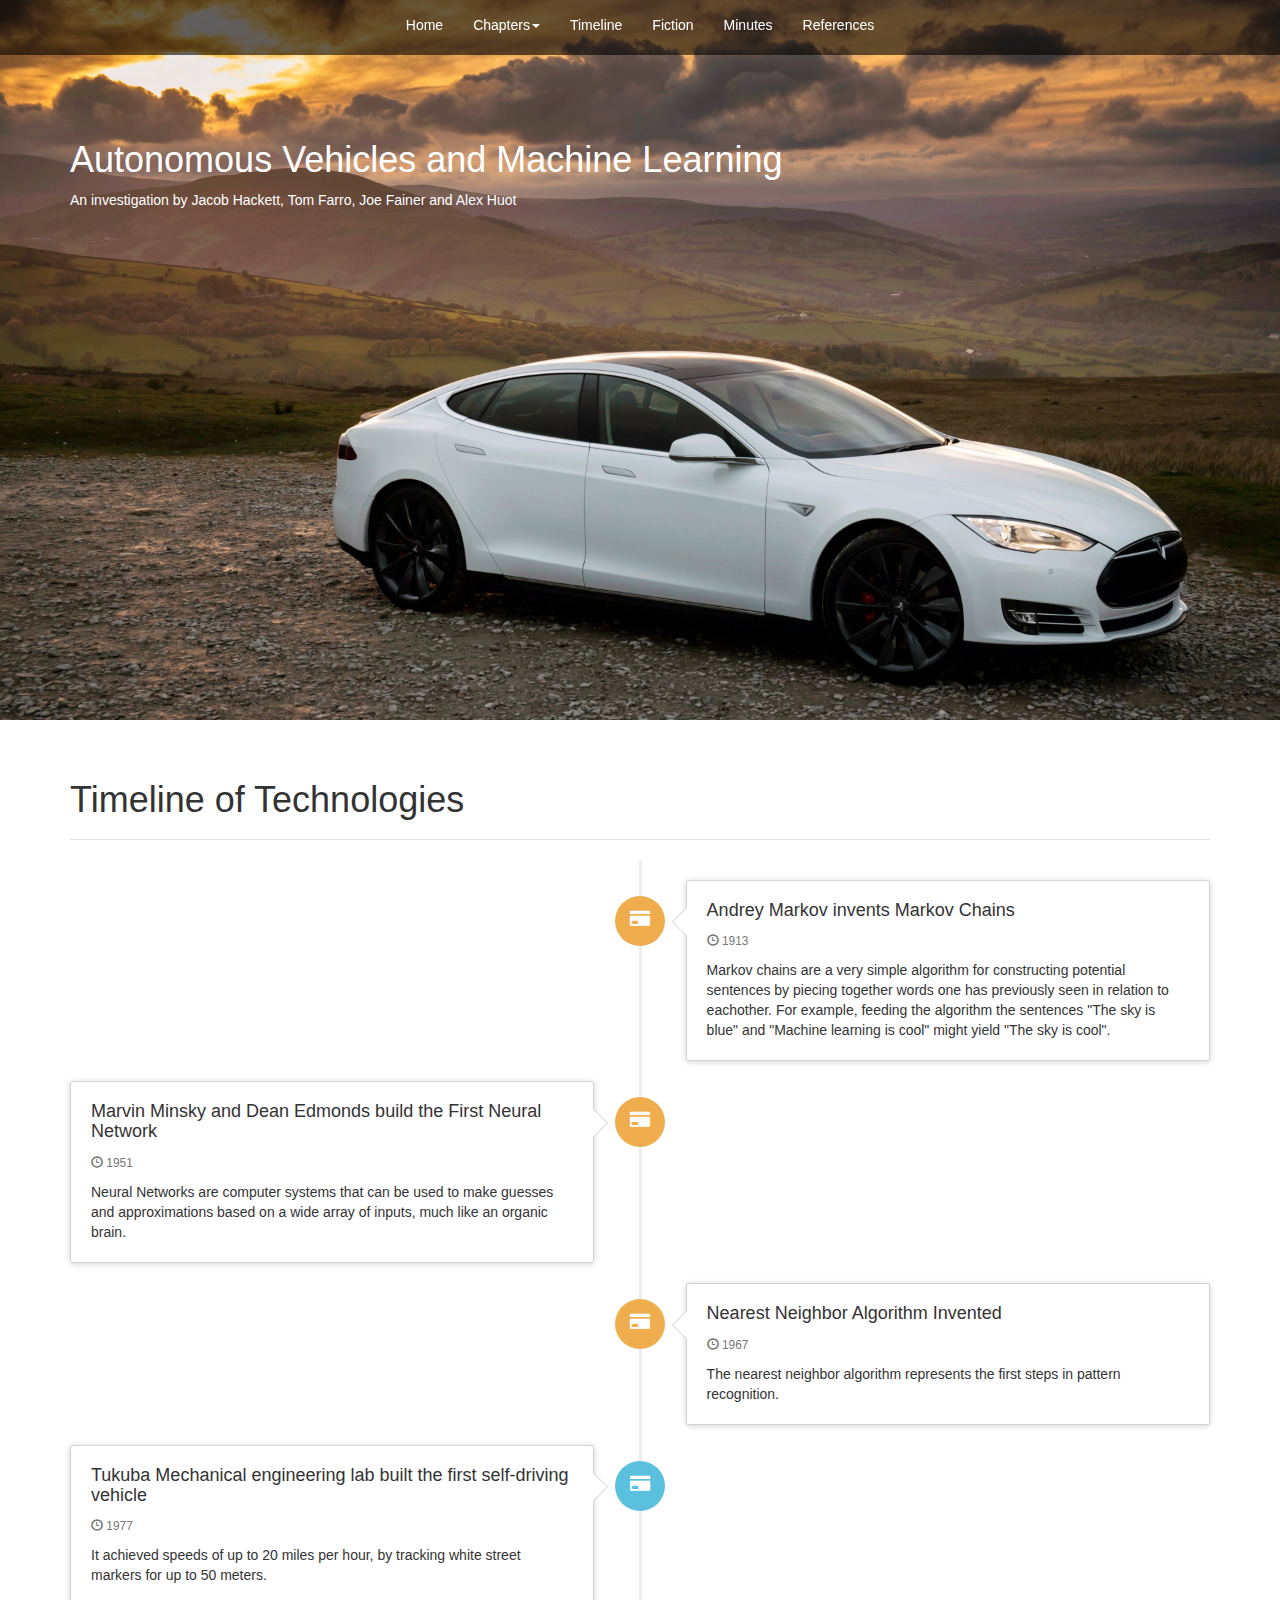
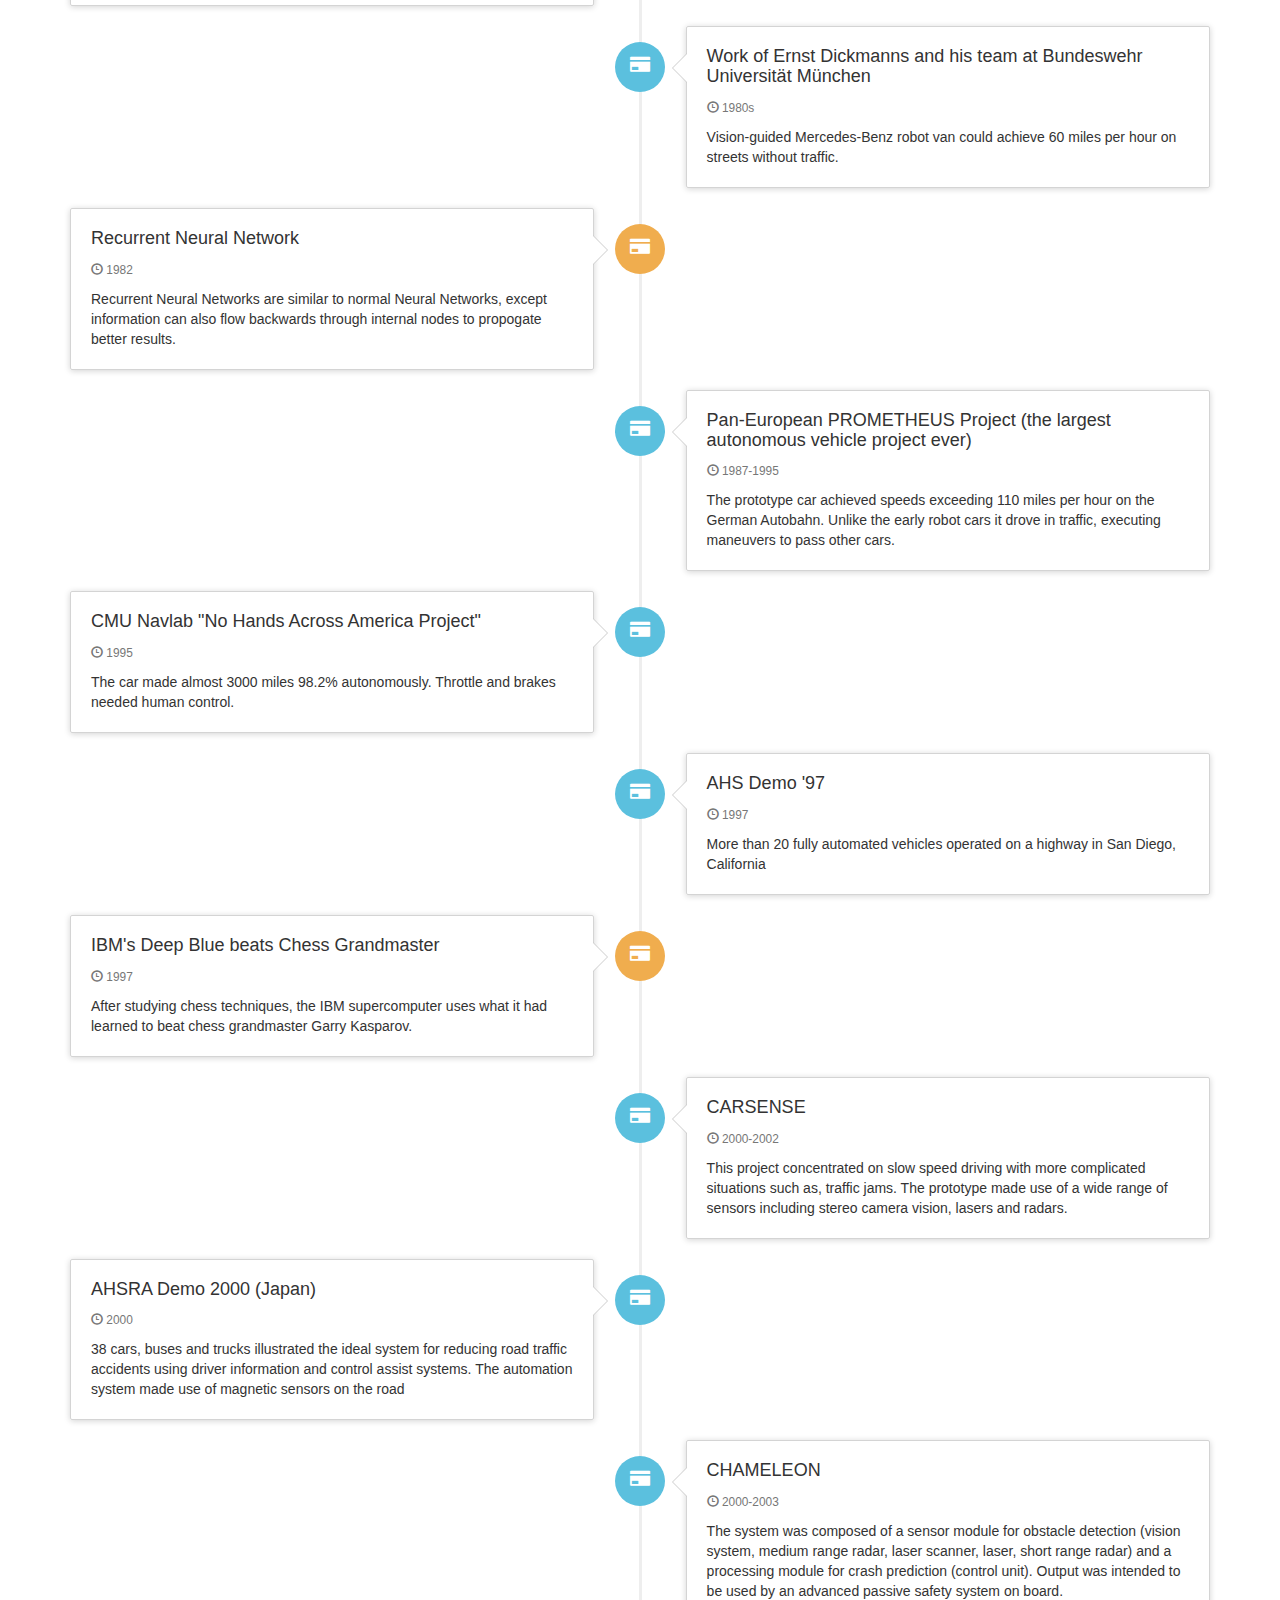
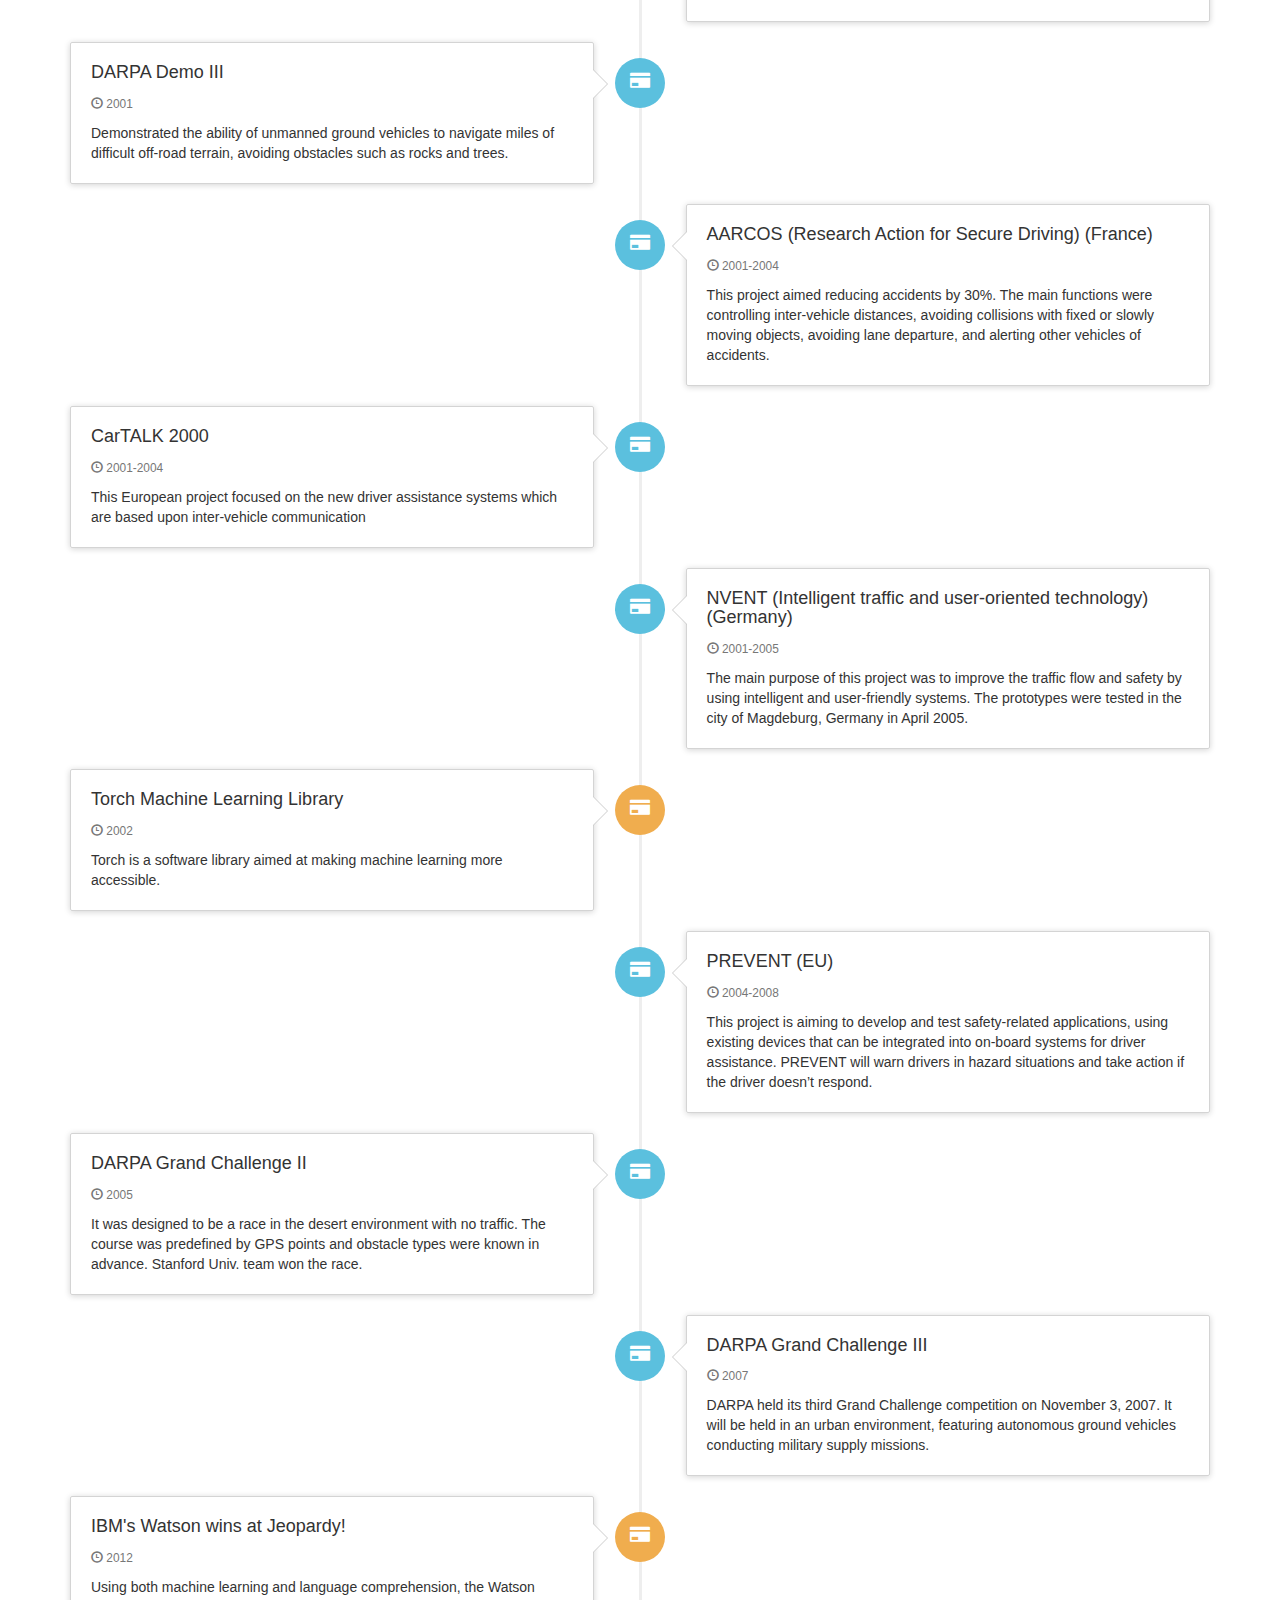
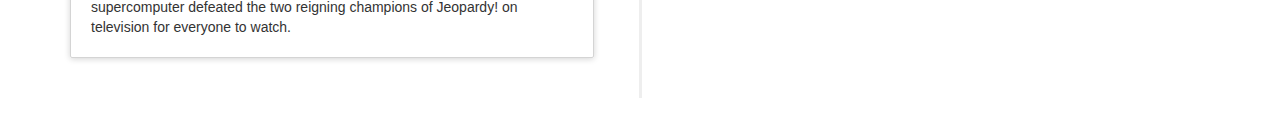
<file: timeline/index.html>
<!DOCTYPE html>
<html>
	<head>
		<title>Timeline</title>

		<meta name=viewport content="width=device-width, initial-scale=1">
	</head>
	<body>

		<nav class="navbar navbar-default top-nav center navbar-fixed-top">
			<div class="container-fluid">
				<div class="navbar-header">
					<button type="button" class="navbar-toggle" data-toggle="collapse" data-target="#navbar-collapse-1" aria-expanded="false">
						<span class="sr-only">Toggle navigation</span>
						<span class="icon-bar"></span>
						<span class="icon-bar"></span>
						<span class="icon-bar"></span>
					</button>
				</div>

				<div class="collapse navbar-collapse navbar-inner" id="navbar-collapse-1">
					<ul class="nav navbar-nav">
						<li><a href="../index.html#banner">Home</a></li>
						<li class = "dropdown">
						<a href="#" class="dropdown-toggle" data-toggle="dropdown" role="button" aria-haspopup="true" aria-expanded="false">Chapters<span class="caret"></span></a>
							<ul class="dropdown-menu">
								<li><a href="../chapters/index.html#netcomm">Networked Communications</a></li>
								<li><a href="../chapters/index.html#ip">Intellectual Property</a></li>
								<li><a href="../chapters/index.html#privacy">Privacy</a></li>
								<li><a href="../chapters/index.html#security">Security</a></li>
								<li><a href="../chapters/index.html#reliability">Reliability</a></li>
								<li><a href="../chapters/index.html#ethics">Ethics</a></li>
								<li><a href="../chapters/index.html#workwealth">Work &amp; Wealth</a></li>
							</ul>
						</li>
						<li><a href="#">Timeline</a></li>
						<li><a href="../fiction/index.html#banner">Fiction</a></li>
						<li><a href="../minutes/index.html#banner">Minutes</a></li>
						<li><a href="../references/index.html#banner">References</a></li>
					</ul>
				</div>
			</div>		
		</nav>

		<section id = "banner" style = "margin-top: 0;">
			<div class = "container">
				<div class = "row">
					<div class = "col-lg-12 col-md-12 col-sm-12 col-xs-12 banner-text">
						<h1>Autonomous Vehicles and Machine Learning</h1>
						<p>An investigation by Jacob Hackett, Tom Farro, Joe Fainer and Alex Huot</p>
					</div>
				</div>
			</div>
		</section>

		<section>
			<div class="container">
			    <div class="page-header">
			        <h1 id="timeline">Timeline of Technologies</h1>
			    </div>
			    <ul class="timeline">
			    	<li class = "timeline-inverted">
			          <div class="timeline-badge warning"><i class="glyphicon glyphicon-credit-card"></i></div>
			          <div class="timeline-panel">
			            <div class="timeline-heading">
			              <h4 class="timeline-title">Andrey Markov invents Markov Chains</h4>
			              <p><small class="text-muted"><i class="glyphicon glyphicon-time"></i> 1913</small></p>
			            </div>
			            <div class="timeline-body">
			              <p>Markov chains are a very simple algorithm for constructing potential sentences by piecing together words one has previously seen in relation to eachother. For example, feeding the algorithm the sentences "The sky is blue" and "Machine learning is cool" might yield "The sky is cool".</p>
			            </div>
			          </div>
			        </li>
			        <li>
			          <div class="timeline-badge warning"><i class="glyphicon glyphicon-credit-card"></i></div>
			          <div class="timeline-panel">
			            <div class="timeline-heading">
			              <h4 class="timeline-title">Marvin Minsky and Dean Edmonds build the First Neural Network</h4>
			              <p><small class="text-muted"><i class="glyphicon glyphicon-time"></i> 1951</small></p>
			            </div>
			            <div class="timeline-body">
			              <p>Neural Networks are computer systems that can be used to make guesses and approximations based on a wide array of inputs, much like an organic brain.</p>
			            </div>
			          </div>
			        </li>
			        <li class = "timeline-inverted">
			          <div class="timeline-badge warning"><i class="glyphicon glyphicon-credit-card"></i></div>
			          <div class="timeline-panel">
			            <div class="timeline-heading">
			              <h4 class="timeline-title">Nearest Neighbor Algorithm Invented</h4>
			              <p><small class="text-muted"><i class="glyphicon glyphicon-time"></i> 1967</small></p>
			            </div>
			            <div class="timeline-body">
			              <p>The nearest neighbor algorithm represents the first steps in pattern recognition.</p>
			            </div>
			          </div>
			        </li>
			        <li>
			          <div class="timeline-badge info"><i class="glyphicon glyphicon-credit-card"></i></div>
			          <div class="timeline-panel">
			            <div class="timeline-heading">
			              <h4 class="timeline-title">Tukuba Mechanical engineering lab built the first self-driving vehicle</h4>
			              <p><small class="text-muted"><i class="glyphicon glyphicon-time"></i> 1977</small></p>
			            </div>
			            <div class="timeline-body">
			              <p>It achieved speeds of up to 20 miles per hour, by tracking white street markers for up to 50 meters.</p>
			            </div>
			          </div>
			        </li>
			        <li class="timeline-inverted">
			          <div class="timeline-badge info"><i class="glyphicon glyphicon-credit-card"></i></div>
			          <div class="timeline-panel">
			            <div class="timeline-heading">
			              <h4 class="timeline-title">Work of Ernst Dickmanns and his team at Bundeswehr Universität München</h4>
			              <p><small class="text-muted"><i class="glyphicon glyphicon-time"></i> 1980s</small></p>
			            </div>
			            <div class="timeline-body">
			              <p>Vision-guided Mercedes-Benz robot van could achieve 60 miles per hour on streets without traffic.</p>
			            </div>
			          </div>
			        </li>
			        <li>
			          <div class="timeline-badge warning"><i class="glyphicon glyphicon-credit-card"></i></div>
			          <div class="timeline-panel">
			            <div class="timeline-heading">
			              <h4 class="timeline-title">Recurrent Neural Network</h4>
			              <p><small class="text-muted"><i class="glyphicon glyphicon-time"></i> 1982</small></p>
			            </div>
			            <div class="timeline-body">
			              <p>Recurrent Neural Networks are similar to normal Neural Networks, except information can also flow backwards through internal nodes to propogate better results.</p>
			            </div>
			          </div>
			        </li>
			        <li class="timeline-inverted">
			          <div class="timeline-badge info"><i class="glyphicon glyphicon-credit-card"></i></div>
			          <div class="timeline-panel">
			            <div class="timeline-heading">
			              <h4 class="timeline-title">Pan-European PROMETHEUS Project (the largest autonomous vehicle project ever)</h4>
			              <p><small class="text-muted"><i class="glyphicon glyphicon-time"></i> 1987-1995</small></p>
			            </div>
			            <div class="timeline-body">
			              <p>The prototype car achieved speeds exceeding 110 miles per hour on the German Autobahn. Unlike the early robot cars it drove in traffic, executing maneuvers to pass other cars.</p>
			            </div>
			          </div>
			        </li>
			        <li>
			          <div class="timeline-badge info"><i class="glyphicon glyphicon-credit-card"></i></div>
			          <div class="timeline-panel">
			            <div class="timeline-heading">
			              <h4 class="timeline-title">CMU Navlab "No Hands Across America Project"</h4>
			              <p><small class="text-muted"><i class="glyphicon glyphicon-time"></i> 1995</small></p>
			            </div>
			            <div class="timeline-body">
			              <p>The car made almost 3000 miles 98.2% autonomously. Throttle and brakes needed human control.</p>
			            </div>
			          </div>
			        </li>
			        <li class="timeline-inverted">
			          <div class="timeline-badge info"><i class="glyphicon glyphicon-credit-card"></i></div>
			          <div class="timeline-panel">
			            <div class="timeline-heading">
			              <h4 class="timeline-title">AHS Demo '97</h4>
			              <p><small class="text-muted"><i class="glyphicon glyphicon-time"></i> 1997</small></p>
			            </div>
			            <div class="timeline-body">
			              <p>More than 20 fully automated vehicles operated on a highway in San Diego, California</p>
			            </div>
			          </div>
			        </li>
			        <li>
			          <div class="timeline-badge warning"><i class="glyphicon glyphicon-credit-card"></i></div>
			          <div class="timeline-panel">
			            <div class="timeline-heading">
			              <h4 class="timeline-title">IBM's Deep Blue beats Chess Grandmaster</h4>
			              <p><small class="text-muted"><i class="glyphicon glyphicon-time"></i> 1997</small></p>
			            </div>
			            <div class="timeline-body">
			              <p>After studying chess techniques, the IBM supercomputer uses what it had learned to beat chess grandmaster Garry Kasparov.</p>
			            </div>
			          </div>
			        </li>
			        <li class="timeline-inverted">
			          <div class="timeline-badge info"><i class="glyphicon glyphicon-credit-card"></i></div>
			          <div class="timeline-panel">
			            <div class="timeline-heading">
			              <h4 class="timeline-title">CARSENSE</h4>
			              <p><small class="text-muted"><i class="glyphicon glyphicon-time"></i> 2000-2002</small></p>
			            </div>
			            <div class="timeline-body">
			              <p>This project concentrated on slow speed driving with more complicated situations such as, traffic jams. The prototype made use of a wide range of sensors including stereo camera vision, lasers and radars.</p>
			            </div>
			          </div>
			        </li>
			        <li>
			          <div class="timeline-badge info"><i class="glyphicon glyphicon-credit-card"></i></div>
			          <div class="timeline-panel">
			            <div class="timeline-heading">
			              <h4 class="timeline-title">AHSRA Demo 2000 (Japan)</h4>
			              <p><small class="text-muted"><i class="glyphicon glyphicon-time"></i> 2000</small></p>
			            </div>
			            <div class="timeline-body">
			              <p>38 cars, buses and trucks illustrated the ideal system for reducing road traffic accidents using driver information and control assist systems. The automation system made use of magnetic sensors on the road</p>
			            </div>
			          </div>
			        </li>
			        <li class="timeline-inverted">
			          <div class="timeline-badge info"><i class="glyphicon glyphicon-credit-card"></i></div>
			          <div class="timeline-panel">
			            <div class="timeline-heading">
			              <h4 class="timeline-title">CHAMELEON</h4>
			              <p><small class="text-muted"><i class="glyphicon glyphicon-time"></i> 2000-2003</small></p>
			            </div>
			            <div class="timeline-body">
			              <p>The system was composed of a sensor module for obstacle detection (vision system, medium range radar, laser scanner, laser, short range radar) and a processing module for crash prediction (control unit). Output was intended to be used by an advanced passive safety system on board.</p>
			            </div>
			          </div>
			        </li>
			        <li>
			          <div class="timeline-badge info"><i class="glyphicon glyphicon-credit-card"></i></div>
			          <div class="timeline-panel">
			            <div class="timeline-heading">
			              <h4 class="timeline-title">DARPA Demo III</h4>
			              <p><small class="text-muted"><i class="glyphicon glyphicon-time"></i> 2001</small></p>
			            </div>
			            <div class="timeline-body">
			              <p>Demonstrated the ability of unmanned ground vehicles to navigate miles of difficult off-road terrain, avoiding obstacles such as rocks and trees.</p>
			            </div>
			          </div>
			        </li>
			        <li class="timeline-inverted">
			          <div class="timeline-badge info"><i class="glyphicon glyphicon-credit-card"></i></div>
			          <div class="timeline-panel">
			            <div class="timeline-heading">
			              <h4 class="timeline-title">AARCOS (Research Action for Secure Driving) (France)</h4>
			              <p><small class="text-muted"><i class="glyphicon glyphicon-time"></i> 2001-2004</small></p>
			            </div>
			            <div class="timeline-body">
			              <p>This project aimed reducing accidents by 30%. The main functions were controlling inter-vehicle distances, avoiding collisions with fixed or slowly moving objects, avoiding lane departure, and alerting other vehicles of accidents.</p>
			            </div>
			          </div>
			        </li>
			        <li>
			          <div class="timeline-badge info"><i class="glyphicon glyphicon-credit-card"></i></div>
			          <div class="timeline-panel">
			            <div class="timeline-heading">
			              <h4 class="timeline-title">CarTALK 2000</h4>
			              <p><small class="text-muted"><i class="glyphicon glyphicon-time"></i> 2001-2004</small></p>
			            </div>
			            <div class="timeline-body">
			              <p>This European project focused on the new driver assistance systems which are based upon inter-vehicle communication</p>
			            </div>
			          </div>
			        </li>
			        <li class="timeline-inverted">
			          <div class="timeline-badge info"><i class="glyphicon glyphicon-credit-card"></i></div>
			          <div class="timeline-panel">
			            <div class="timeline-heading">
			              <h4 class="timeline-title">NVENT (Intelligent traffic and user-oriented technology) (Germany)</h4>
			              <p><small class="text-muted"><i class="glyphicon glyphicon-time"></i> 2001-2005</small></p>
			            </div>
			            <div class="timeline-body">
			              <p>The main purpose of this project was to improve the traffic flow and safety by using intelligent and user-friendly systems. The prototypes were tested in the city of Magdeburg, Germany in April 2005.</p>
			            </div>
			          </div>
			        </li>
			        <li>
			          <div class="timeline-badge warning"><i class="glyphicon glyphicon-credit-card"></i></div>
			          <div class="timeline-panel">
			            <div class="timeline-heading">
			              <h4 class="timeline-title">Torch Machine Learning Library</h4>
			              <p><small class="text-muted"><i class="glyphicon glyphicon-time"></i> 2002</small></p>
			            </div>
			            <div class="timeline-body">
			              <p>Torch is a software library aimed at making machine learning more accessible.</p>
			            </div>
			          </div>
			        </li>
			        <li class="timeline-inverted">
			          <div class="timeline-badge info"><i class="glyphicon glyphicon-credit-card"></i></div>
			          <div class="timeline-panel">
			            <div class="timeline-heading">
			              <h4 class="timeline-title">PREVENT (EU)</h4>
			              <p><small class="text-muted"><i class="glyphicon glyphicon-time"></i> 2004-2008</small></p>
			            </div>
			            <div class="timeline-body">
			              <p>This project is aiming to develop and test safety-related applications, using existing devices that can be integrated into on-board systems for driver assistance. PREVENT will warn drivers in hazard situations and take action if the driver doesn’t respond.</p>
			            </div>
			          </div>
			        </li>
			        <li>
			          <div class="timeline-badge info"><i class="glyphicon glyphicon-credit-card"></i></div>
			          <div class="timeline-panel">
			            <div class="timeline-heading">
			              <h4 class="timeline-title">DARPA Grand Challenge II</h4>
			              <p><small class="text-muted"><i class="glyphicon glyphicon-time"></i> 2005</small></p>
			            </div>
			            <div class="timeline-body">
			              <p>It was designed to be a race in the desert environment with no traffic. The course was predefined by GPS points and obstacle types were known in advance. Stanford Univ. team won the race.</p>
			            </div>
			          </div>
			        </li>
			        <li class="timeline-inverted">
			          <div class="timeline-badge info"><i class="glyphicon glyphicon-credit-card"></i></div>
			          <div class="timeline-panel">
			            <div class="timeline-heading">
			              <h4 class="timeline-title">DARPA Grand Challenge III</h4>
			              <p><small class="text-muted"><i class="glyphicon glyphicon-time"></i> 2007</small></p>
			            </div>
			            <div class="timeline-body">
			              <p>DARPA held its third Grand Challenge competition on November 3, 2007. It will be held in an urban environment, featuring autonomous ground vehicles conducting military supply missions.</p>
			            </div>
			          </div>
			        </li>
			        <li>
			          <div class="timeline-badge warning"><i class="glyphicon glyphicon-credit-card"></i></div>
			          <div class="timeline-panel">
			            <div class="timeline-heading">
			              <h4 class="timeline-title">IBM's Watson wins at Jeopardy!</h4>
			              <p><small class="text-muted"><i class="glyphicon glyphicon-time"></i> 2012</small></p>
			            </div>
			            <div class="timeline-body">
			              <p>Using both machine learning and language comprehension, the Watson supercomputer defeated the two reigning champions of Jeopardy! on television for everyone to watch.</p>
			            </div>
			          </div>
			        </li>
			    </ul>
			</div>
		</section>


		<link href="https://maxcdn.bootstrapcdn.com/bootstrap/3.3.7/css/bootstrap.min.css" rel="stylesheet" integrity="sha384-BVYiiSIFeK1dGmJRAkycuHAHRg32OmUcww7on3RYdg4Va+PmSTsz/K68vbdEjh4u" crossorigin="anonymous">
		<link href="../css/styles.css" rel="stylesheet">

		<script src="https://code.jquery.com/jquery-3.1.0.min.js" integrity="sha256-cCueBR6CsyA4/9szpPfrX3s49M9vUU5BgtiJj06wt/s=" crossorigin="anonymous"></script>
		<script src="https://maxcdn.bootstrapcdn.com/bootstrap/3.3.7/js/bootstrap.min.js" integrity="sha384-Tc5IQib027qvyjSMfHjOMaLkfuWVxZxUPnCJA7l2mCWNIpG9mGCD8wGNIcPD7Txa" crossorigin="anonymous"></script>
		<script src="../js/scripts.js"></script>

	</body>
</html>
</file>
<file: css/styles.css>
section {
	padding: 20px 0;
}

.top-nav {
	margin-bottom: 0;
	background-color: white;
	border: 0;
	border-radius: 0;
}

.navbar.center .navbar-inner {
    text-align: center;
}

.navbar.center .navbar-inner .nav {
    display:inline-block;
    float: none;
}

nav.navbar {
	background-color: rgba(0, 0, 0, 0.6);
	-webkit-transition: all 1s cubic-bezier(0.22, 0.61, 0.36, 1);
	-moz-transition: all 1s cubic-bezier(0.22, 0.61, 0.36, 1);
	-o-transition: all 1s cubic-bezier(0.22, 0.61, 0.36, 1);
	transition: all 1s cubic-bezier(0.22, 0.61, 0.36, 1);
	z-index: 10;
}

@media (max-width: 768px) {
	nav.navbar {
		background-color: rgba(0, 0, 0, 1.0);
	}
}

body.scrolled nav.navbar {
	background-color: rgba(0, 0, 0, 1.0);
	-webkit-box-shadow: 0px 1px 6px 0px rgba(0,0,0,0.28);
	-moz-box-shadow: 0px 1px 6px 0px rgba(0,0,0,0.28);
	box-shadow: 0px 1px 6px 0px rgba(0,0,0,0.28);
}

.navbar-default .navbar-nav > li > a {
	color: white;
}

.navbar-default .navbar-nav > li > a:hover {
	color: #eee;
}

#banner {
	background-image: url("../assets/img/tesla-banner.jpg");
	background-size: cover;
	background-position: 50% 75%;
	height: 80vh;
	width: 100vw;
	min-height: 500px;
	margin-top:-55px;
}

.banner-text {
	color: white;
	padding-top: 100px;
}

.gray-section {
	background-color: #EFEFEF;
}

.black-section {
	background-color: #333;
}

.black-section h2, .black-section p, .black-section li {
	color: white;
}

.sectionbox:nth-child(2n) {
	background-color: #efefef;
}

.page-header {
    border-bottom: 1px solid #e2e2e2;
}

.timeline {
    list-style: none;
    padding: 20px 0 20px;
    position: relative;
}

.timeline:before {
    top: 0;
    bottom: 0;
    position: absolute;
    content: " ";
    width: 3px;
    background-color: #eeeeee;
    left: 50%;
    margin-left: -1.5px;
}

.timeline > li {
    margin-bottom: 20px;
    position: relative;
}

.timeline > li:before,
.timeline > li:after {
    content: " ";
    display: table;
}

.timeline > li:after {
    clear: both;
}

.timeline > li:before,
.timeline > li:after {
    content: " ";
    display: table;
}

.timeline > li:after {
    clear: both;
}

.timeline > li > .timeline-panel {
    width: 46%;
    float: left;
    border: 1px solid #d4d4d4;
    border-radius: 2px;
    padding: 20px;
    position: relative;
    -webkit-box-shadow: 0 1px 6px rgba(0, 0, 0, 0.175);
    box-shadow: 0 1px 6px rgba(0, 0, 0, 0.175);
}

.timeline > li > .timeline-panel:before {
    position: absolute;
    top: 26px;
    right: -15px;
    display: inline-block;
    border-top: 15px solid transparent;
    border-left: 15px solid #ccc;
    border-right: 0 solid #ccc;
    border-bottom: 15px solid transparent;
    content: " ";
}

.timeline > li > .timeline-panel:after {
    position: absolute;
    top: 27px;
    right: -14px;
    display: inline-block;
    border-top: 14px solid transparent;
    border-left: 14px solid #fff;
    border-right: 0 solid #fff;
    border-bottom: 14px solid transparent;
    content: " ";
}

.timeline > li > .timeline-badge {
    color: #fff;
    width: 50px;
    height: 50px;
    line-height: 50px;
    font-size: 1.4em;
    text-align: center;
    position: absolute;
    top: 16px;
    left: 50%;
    margin-left: -25px;
    background-color: #999999;
    z-index: 9;
    border-top-right-radius: 50%;
    border-top-left-radius: 50%;
    border-bottom-right-radius: 50%;
    border-bottom-left-radius: 50%;
}

.timeline > li.timeline-inverted > .timeline-panel {
    float: right;
}

.timeline > li.timeline-inverted > .timeline-panel:before {
    border-left-width: 0;
    border-right-width: 15px;
    left: -15px;
    right: auto;
}

.timeline > li.timeline-inverted > .timeline-panel:after {
    border-left-width: 0;
    border-right-width: 14px;
    left: -14px;
    right: auto;
}

.timeline-badge.primary {
    background-color: #2e6da4 !important;
}

.timeline-badge.success {
    background-color: #3f903f !important;
}

.timeline-badge.warning {
    background-color: #f0ad4e !important;
}

.timeline-badge.danger {
    background-color: #d9534f !important;
}

.timeline-badge.info {
    background-color: #5bc0de !important;
}

.timeline-title {
    margin-top: 0;
    color: inherit;
}

.timeline-body > p,
.timeline-body > ul {
    margin-bottom: 0;
}

.timeline-body > p + p {
    margin-top: 5px;
}

@media (max-width: 767px) {
    ul.timeline:before {
        left: 40px;
    }

    ul.timeline > li > .timeline-panel {
        width: calc(100% - 90px);
        width: -moz-calc(100% - 90px);
        width: -webkit-calc(100% - 90px);
    }

    ul.timeline > li > .timeline-badge {
        left: 15px;
        margin-left: 0;
        top: 16px;
    }

    ul.timeline > li > .timeline-panel {
        float: right;
    }

        ul.timeline > li > .timeline-panel:before {
            border-left-width: 0;
            border-right-width: 15px;
            left: -15px;
            right: auto;
        }

        ul.timeline > li > .timeline-panel:after {
            border-left-width: 0;
            border-right-width: 14px;
            left: -14px;
            right: auto;
        }
}
</file>
